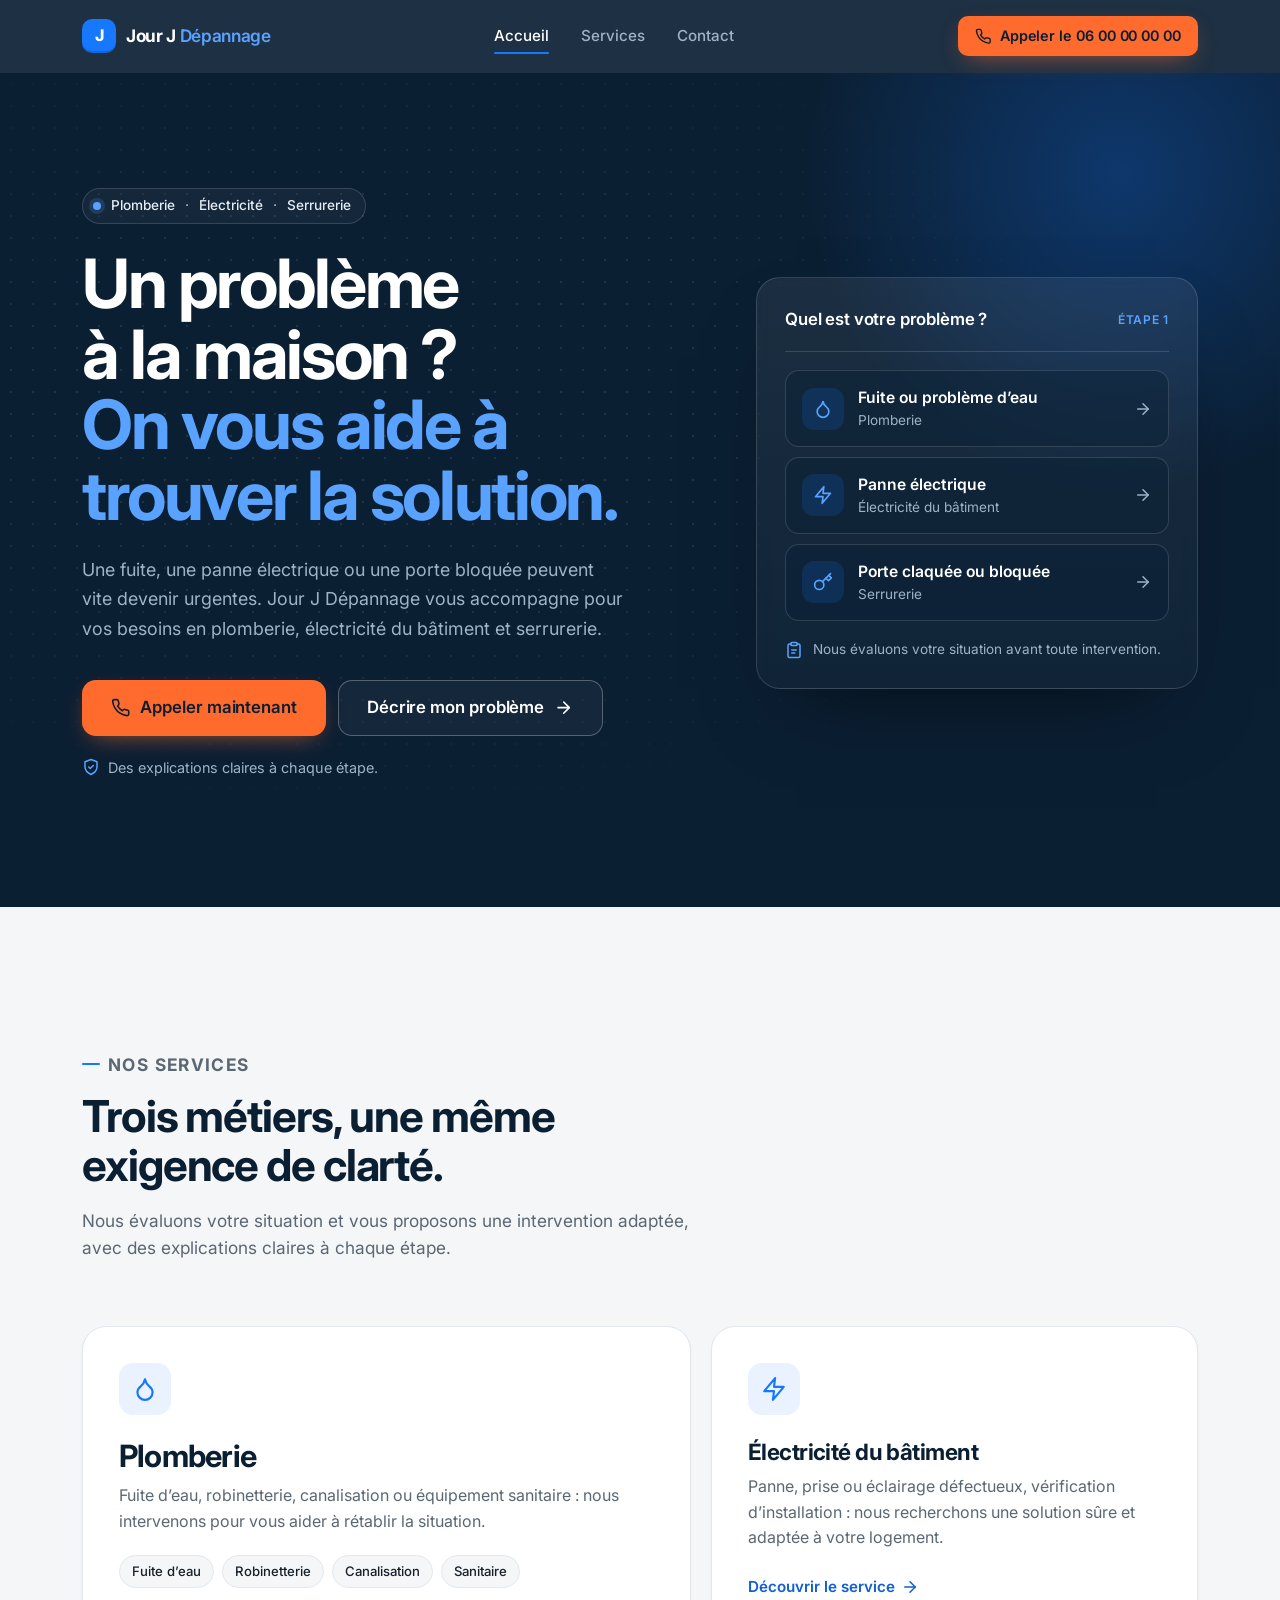
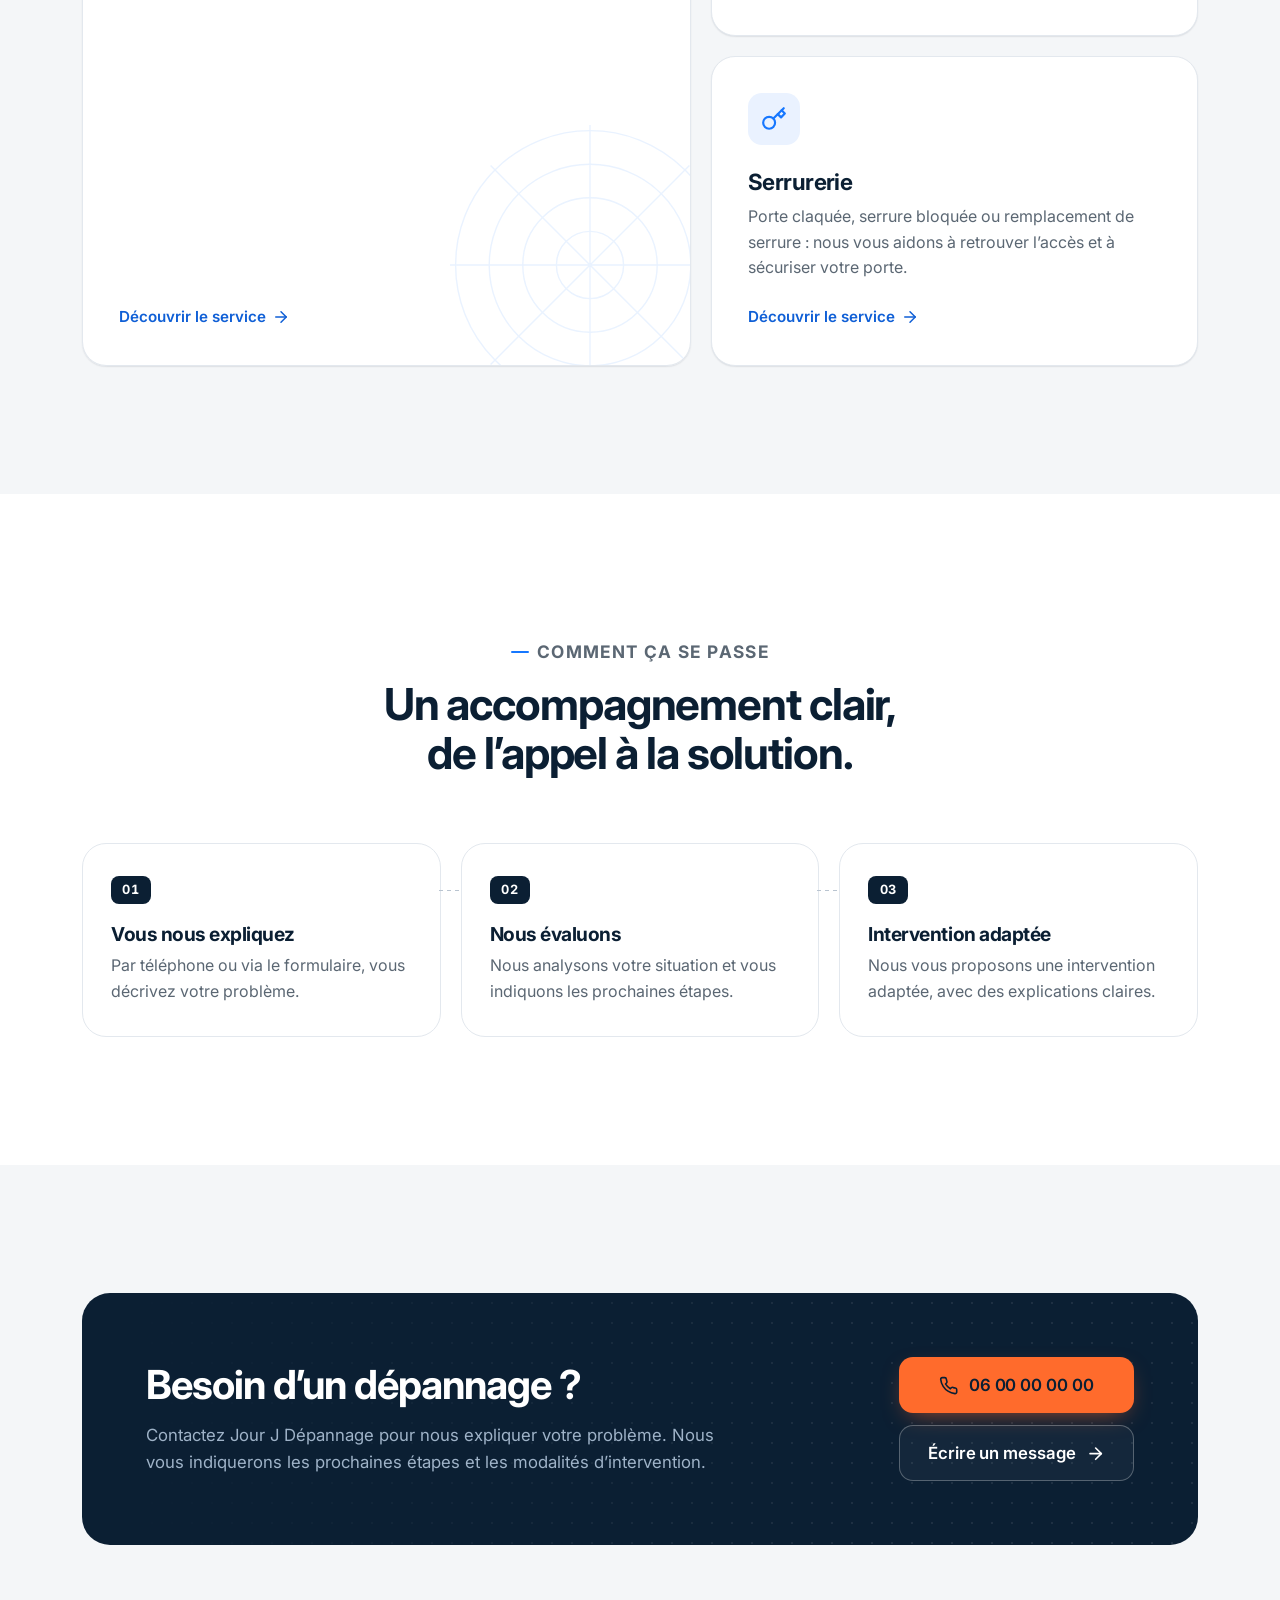
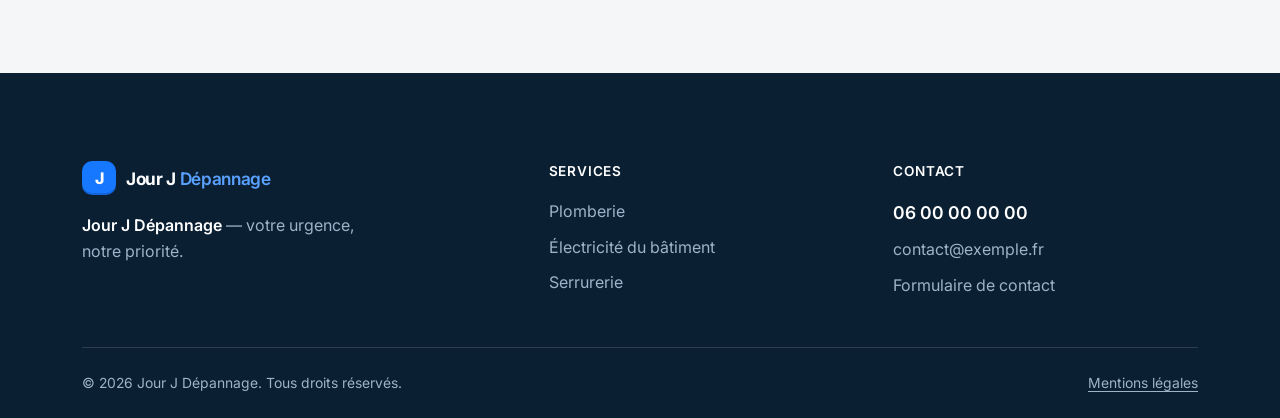
<file: index.html>
<!doctype html>
<html lang="fr" class="no-js">
<head>
  <meta charset="utf-8">
  <meta name="viewport" content="width=device-width, initial-scale=1">
  <title>Jour J Dépannage — Plomberie, électricité, serrurerie</title>
  <meta name="description" content="Une fuite, une panne électrique ou une porte bloquée ? Jour J Dépannage vous accompagne en plomberie, électricité du bâtiment et serrurerie, avec des explications claires à chaque étape.">
  <meta name="theme-color" content="#0B1F33">
  <meta property="og:type" content="website">
  <meta property="og:title" content="Jour J Dépannage — Plomberie, électricité, serrurerie">
  <meta property="og:description" content="Une fuite, une panne électrique ou une porte bloquée ? Jour J Dépannage vous accompagne en plomberie, électricité du bâtiment et serrurerie, avec des explications claires à chaque étape.">
  <meta property="og:locale" content="fr_FR">
  <link rel="icon" href="assets/img/favicon.svg" type="image/svg+xml">
  <link rel="preconnect" href="https://fonts.googleapis.com">
  <link rel="preconnect" href="https://fonts.gstatic.com" crossorigin>
  <link href="https://fonts.googleapis.com/css2?family=Inter:wght@400;500;600;700;800&display=swap" rel="stylesheet">
  <link rel="stylesheet" href="assets/css/style.css">
</head><body>
<svg width="0" height="0" style="position:absolute" aria-hidden="true" focusable="false">
  <defs>
    <symbol id="i-phone" viewBox="0 0 24 24" fill="none" stroke="currentColor" stroke-width="2" stroke-linecap="round" stroke-linejoin="round"><path d="M22 16.92v3a2 2 0 0 1-2.18 2 19.79 19.79 0 0 1-8.63-3.07 19.5 19.5 0 0 1-6-6 19.79 19.79 0 0 1-3.07-8.67A2 2 0 0 1 4.11 2h3a2 2 0 0 1 2 1.72 12.84 12.84 0 0 0 .7 2.81 2 2 0 0 1-.45 2.11L8.09 9.91a16 16 0 0 0 6 6l1.27-1.27a2 2 0 0 1 2.11-.45 12.84 12.84 0 0 0 2.81.7A2 2 0 0 1 22 16.92z"/></symbol>
    <symbol id="i-droplet" viewBox="0 0 24 24" fill="none" stroke="currentColor" stroke-width="2" stroke-linecap="round" stroke-linejoin="round"><path d="M12 22a7 7 0 0 0 7-7c0-2-1-3.9-3-5.5s-3.5-4-4-6.5c-.5 2.5-2 4.9-4 6.5C6 11.1 5 13 5 15a7 7 0 0 0 7 7z"/></symbol>
    <symbol id="i-zap" viewBox="0 0 24 24" fill="none" stroke="currentColor" stroke-width="2" stroke-linecap="round" stroke-linejoin="round"><path d="M13 2 3 14h9l-1 8 10-12h-9l1-8z"/></symbol>
    <symbol id="i-key" viewBox="0 0 24 24" fill="none" stroke="currentColor" stroke-width="2" stroke-linecap="round" stroke-linejoin="round"><circle cx="7.5" cy="15.5" r="5.5"/><path d="m21 2-9.6 9.6"/><path d="m15.5 7.5 3 3L22 7l-3-3"/></symbol>
    <symbol id="i-shield" viewBox="0 0 24 24" fill="none" stroke="currentColor" stroke-width="2" stroke-linecap="round" stroke-linejoin="round"><path d="M12 22s8-4 8-10V5l-8-3-8 3v7c0 6 8 10 8 10z"/><path d="m9 12 2 2 4-4"/></symbol>
    <symbol id="i-arrow" viewBox="0 0 24 24" fill="none" stroke="currentColor" stroke-width="2" stroke-linecap="round" stroke-linejoin="round"><path d="M5 12h14"/><path d="m12 5 7 7-7 7"/></symbol>
    <symbol id="i-menu" viewBox="0 0 24 24" fill="none" stroke="currentColor" stroke-width="2" stroke-linecap="round" stroke-linejoin="round"><path d="M4 6h16"/><path d="M4 12h16"/><path d="M4 18h16"/></symbol>
    <symbol id="i-x" viewBox="0 0 24 24" fill="none" stroke="currentColor" stroke-width="2" stroke-linecap="round" stroke-linejoin="round"><path d="M18 6 6 18"/><path d="m6 6 12 12"/></symbol>
    <symbol id="i-mail" viewBox="0 0 24 24" fill="none" stroke="currentColor" stroke-width="2" stroke-linecap="round" stroke-linejoin="round"><rect width="20" height="16" x="2" y="4" rx="2"/><path d="m22 7-8.97 5.7a1.94 1.94 0 0 1-2.06 0L2 7"/></symbol>
    <symbol id="i-message" viewBox="0 0 24 24" fill="none" stroke="currentColor" stroke-width="2" stroke-linecap="round" stroke-linejoin="round"><path d="M21 15a2 2 0 0 1-2 2H7l-4 4V5a2 2 0 0 1 2-2h14a2 2 0 0 1 2 2z"/></symbol>
    <symbol id="i-search" viewBox="0 0 24 24" fill="none" stroke="currentColor" stroke-width="2" stroke-linecap="round" stroke-linejoin="round"><circle cx="11" cy="11" r="8"/><path d="m21 21-4.3-4.3"/></symbol>
    <symbol id="i-wrench" viewBox="0 0 24 24" fill="none" stroke="currentColor" stroke-width="2" stroke-linecap="round" stroke-linejoin="round"><path d="M14.7 6.3a1 1 0 0 0 0 1.4l1.6 1.6a1 1 0 0 0 1.4 0l3.77-3.77a6 6 0 0 1-7.94 7.94l-6.91 6.91a2.12 2.12 0 0 1-3-3l6.91-6.91a6 6 0 0 1 7.94-7.94l-3.76 3.76z"/></symbol>
    <symbol id="i-check" viewBox="0 0 24 24" fill="none" stroke="currentColor" stroke-width="2.5" stroke-linecap="round" stroke-linejoin="round"><path d="M20 6 9 17l-5-5"/></symbol>
    <symbol id="i-clipboard" viewBox="0 0 24 24" fill="none" stroke="currentColor" stroke-width="2" stroke-linecap="round" stroke-linejoin="round"><rect width="8" height="4" x="8" y="2" rx="1"/><path d="M16 4h2a2 2 0 0 1 2 2v14a2 2 0 0 1-2 2H6a2 2 0 0 1-2-2V6a2 2 0 0 1 2-2h2"/><path d="M9 12h6"/><path d="M9 16h4"/></symbol>
    <symbol id="i-photo" viewBox="0 0 24 24" fill="none" stroke="currentColor" stroke-width="1.5" stroke-linecap="round" stroke-linejoin="round"><rect width="18" height="18" x="3" y="3" rx="2"/><circle cx="9" cy="9" r="2"/><path d="m21 15-3.09-3.09a2 2 0 0 0-2.82 0L6 21"/></symbol>
    <symbol id="i-pin" viewBox="0 0 24 24" fill="none" stroke="currentColor" stroke-width="2" stroke-linecap="round" stroke-linejoin="round"><path d="M20 10c0 6-8 12-8 12s-8-6-8-12a8 8 0 0 1 16 0Z"/><circle cx="12" cy="10" r="3"/></symbol>
    <symbol id="i-send" viewBox="0 0 24 24" fill="none" stroke="currentColor" stroke-width="2" stroke-linecap="round" stroke-linejoin="round"><path d="m22 2-7 20-4-9-9-4Z"/><path d="M22 2 11 13"/></symbol>
  </defs>
</svg>
<a class="skip-link" href="#contenu">Aller au contenu</a>

<header class="site-header">
  <div class="container header-inner">
    <a class="logo" href="index.html" aria-label="Jour J Dépannage, accueil">
      <span class="logo-mark" aria-hidden="true">J</span>
      <span>Jour J <span class="accent">Dépannage</span></span>
    </a>
    <nav class="nav" id="site-nav" aria-label="Navigation principale">
      <a href="index.html" aria-current="page">Accueil</a>
      <a href="services.html">Services</a>
      <a href="contact.html">Contact</a>
    </nav>
    <div class="header-actions">
      <a class="btn btn--call btn--sm" href="tel:+33600000000">
        <svg class="icon" aria-hidden="true"><use href="#i-phone"/></svg><span>Appeler<span class="label-long"> le 06 00 00 00 00</span></span>
      </a>
      <button class="menu-toggle" type="button" aria-expanded="false" aria-controls="site-nav" aria-label="Ouvrir le menu">
        <svg class="icon icon-open" aria-hidden="true"><use href="#i-menu"/></svg><svg class="icon icon-close" aria-hidden="true"><use href="#i-x"/></svg>
      </button>
    </div>
  </div>
</header>

<main id="contenu">
  <section class="hero" aria-labelledby="hero-title">
    <div class="container hero-inner">
      <div>
        <p class="eyebrow"><span class="dot" aria-hidden="true"></span>Plomberie <span class="sep" aria-hidden="true">·</span> Électricité <span class="sep" aria-hidden="true">·</span> Serrurerie</p>
        <h1 id="hero-title">Un problème à la maison ?<span class="line-accent">On vous aide à trouver la solution.</span></h1>
        <p class="hero-lead">Une fuite, une panne électrique ou une porte bloquée peuvent vite devenir urgentes. Jour J Dépannage vous accompagne pour vos besoins en plomberie, électricité du bâtiment et serrurerie.</p>
        <div class="hero-ctas">
          <a class="btn btn--call btn--lg" href="tel:+33600000000"><svg class="icon" aria-hidden="true"><use href="#i-phone"/></svg><span>Appeler maintenant</span></a>
          <a class="btn btn--ghost-dark btn--lg" href="contact.html"><span>Décrire mon problème</span><svg class="icon icon-arrow" aria-hidden="true"><use href="#i-arrow"/></svg></a>
        </div>
        <p class="hero-note"><svg class="icon" aria-hidden="true"><use href="#i-shield"/></svg><span>Des explications claires à chaque étape.</span></p>
      </div>

      <aside class="issue-panel" aria-labelledby="issue-title">
        <div class="issue-panel-head">
          <p class="issue-panel-title" id="issue-title">Quel est votre problème ?</p>
          <span class="issue-panel-step">Étape 1</span>
        </div>
        <ul class="issue-list">
          <li><a class="issue-link" href="contact.html?type=plomberie">
            <span class="issue-icon"><svg class="icon" aria-hidden="true"><use href="#i-droplet"/></svg></span>
            <span class="issue-text"><strong>Fuite ou problème d’eau</strong><span>Plomberie</span></span>
            <svg class="icon" aria-hidden="true"><use href="#i-arrow"/></svg>
          </a></li>
          <li><a class="issue-link" href="contact.html?type=electricite">
            <span class="issue-icon"><svg class="icon" aria-hidden="true"><use href="#i-zap"/></svg></span>
            <span class="issue-text"><strong>Panne électrique</strong><span>Électricité du bâtiment</span></span>
            <svg class="icon" aria-hidden="true"><use href="#i-arrow"/></svg>
          </a></li>
          <li><a class="issue-link" href="contact.html?type=serrurerie">
            <span class="issue-icon"><svg class="icon" aria-hidden="true"><use href="#i-key"/></svg></span>
            <span class="issue-text"><strong>Porte claquée ou bloquée</strong><span>Serrurerie</span></span>
            <svg class="icon" aria-hidden="true"><use href="#i-arrow"/></svg>
          </a></li>
        </ul>
        <p class="issue-panel-foot"><svg class="icon" aria-hidden="true"><use href="#i-clipboard"/></svg><span>Nous évaluons votre situation avant toute intervention.</span></p>
      </aside>
    </div>
  </section>

  <section class="section section--gray" aria-labelledby="services-title">
    <div class="container">
      <div class="section-head reveal">
        <p class="kicker">Nos services</p>
        <h2 id="services-title">Trois métiers, une même exigence de clarté.</h2>
        <p>Nous évaluons votre situation et vous proposons une intervention adaptée, avec des explications claires à chaque étape.</p>
      </div>

      <div class="bento">
        <a class="card card--feature reveal" href="services.html#plomberie">
          <svg class="blueprint" viewBox="0 0 200 200" fill="none" stroke="currentColor" stroke-width="1" aria-hidden="true">
            <circle cx="100" cy="100" r="96"/><circle cx="100" cy="100" r="72"/><circle cx="100" cy="100" r="48"/><circle cx="100" cy="100" r="24"/>
            <path d="M0 100h200M100 0v200M29 29l142 142M171 29 29 171"/>
          </svg>
          <span class="card-icon"><svg class="icon" aria-hidden="true"><use href="#i-droplet"/></svg></span>
          <h3>Plomberie</h3>
          <p>Fuite d’eau, robinetterie, canalisation ou équipement sanitaire : nous intervenons pour vous aider à rétablir la situation.</p>
          <ul class="card-tags" aria-label="Exemples">
            <li>Fuite d’eau</li><li>Robinetterie</li><li>Canalisation</li><li>Sanitaire</li>
          </ul>
          <span class="card-link">Découvrir le service <svg class="icon" aria-hidden="true"><use href="#i-arrow"/></svg></span>
        </a>

        <a class="card reveal" href="services.html#electricite">
          <span class="card-icon"><svg class="icon" aria-hidden="true"><use href="#i-zap"/></svg></span>
          <h3>Électricité du bâtiment</h3>
          <p>Panne, prise ou éclairage défectueux, vérification d’installation : nous recherchons une solution sûre et adaptée à votre logement.</p>
          <span class="card-link">Découvrir le service <svg class="icon" aria-hidden="true"><use href="#i-arrow"/></svg></span>
        </a>

        <a class="card reveal" href="services.html#serrurerie">
          <span class="card-icon"><svg class="icon" aria-hidden="true"><use href="#i-key"/></svg></span>
          <h3>Serrurerie</h3>
          <p>Porte claquée, serrure bloquée ou remplacement de serrure : nous vous aidons à retrouver l’accès et à sécuriser votre porte.</p>
          <span class="card-link">Découvrir le service <svg class="icon" aria-hidden="true"><use href="#i-arrow"/></svg></span>
        </a>
      </div>
    </div>
  </section>

  <section class="section" aria-labelledby="steps-title">
    <div class="container">
      <div class="section-head section-head--center reveal">
        <p class="kicker">Comment ça se passe</p>
        <h2 id="steps-title">Un accompagnement clair, de l’appel à la solution.</h2>
      </div>
      <ol class="steps">
        <li class="step reveal">
          <span class="step-num">01</span>
          <h3>Vous nous expliquez</h3>
          <p>Par téléphone ou via le formulaire, vous décrivez votre problème.</p>
        </li>
        <li class="step reveal">
          <span class="step-num">02</span>
          <h3>Nous évaluons</h3>
          <p>Nous analysons votre situation et vous indiquons les prochaines étapes.</p>
        </li>
        <li class="step reveal">
          <span class="step-num">03</span>
          <h3>Intervention adaptée</h3>
          <p>Nous vous proposons une intervention adaptée, avec des explications claires.</p>
        </li>
      </ol>
    </div>
  </section>

  <!-- À COMPLÉTER : bandeau de réassurance (zone d’intervention, horaires, garanties, avis clients) dès que les informations sont confirmées. -->

  <section class="section section--gray" aria-labelledby="cta-title">
    <div class="container">
      <div class="cta-band reveal">
        <div>
          <h2 id="cta-title">Besoin d’un dépannage ?</h2>
          <p>Contactez Jour J Dépannage pour nous expliquer votre problème. Nous vous indiquerons les prochaines étapes et les modalités d’intervention.</p>
        </div>
        <div class="cta-band-actions">
          <a class="btn btn--call btn--lg" href="tel:+33600000000"><svg class="icon" aria-hidden="true"><use href="#i-phone"/></svg><span>06 00 00 00 00</span></a>
          <a class="btn btn--ghost-dark btn--lg" href="contact.html"><span>Écrire un message</span><svg class="icon icon-arrow" aria-hidden="true"><use href="#i-arrow"/></svg></a>
        </div>
      </div>
    </div>
  </section>
</main>

<footer class="site-footer">
  <div class="container">
    <div class="footer-grid">
      <div>
        <a class="logo" href="index.html" aria-label="Jour J Dépannage, accueil">
          <span class="logo-mark" aria-hidden="true">J</span>
          <span>Jour J <span class="accent">Dépannage</span></span>
        </a>
        <p class="footer-tagline"><strong>Jour J Dépannage</strong> — votre urgence, notre priorité.</p>
      </div>
      <div>
        <p class="footer-title">Services</p>
        <ul class="footer-links">
          <li><a href="services.html#plomberie">Plomberie</a></li>
          <li><a href="services.html#electricite">Électricité du bâtiment</a></li>
          <li><a href="services.html#serrurerie">Serrurerie</a></li>
        </ul>
      </div>
      <div>
        <p class="footer-title">Contact</p>
        <ul class="footer-links">
          <li><a class="footer-phone" href="tel:+33600000000">06 00 00 00 00</a></li>
          <li><a href="mailto:contact@exemple.fr">contact@exemple.fr</a></li>
          <li><a href="contact.html">Formulaire de contact</a></li>
        </ul>
      </div>
    </div>
    <div class="footer-bottom">
      <span>© <span data-year>2026</span> Jour J Dépannage. Tous droits réservés.</span>
      <!-- À COMPLÉTER : page « Mentions légales » obligatoire en France (raison sociale, SIRET, hébergeur…) -->
      <a href="#">Mentions légales</a>
    </div>
  </div>
</footer>

<div class="mobile-callbar">
  <a class="btn btn--call" href="tel:+33600000000"><svg class="icon" aria-hidden="true"><use href="#i-phone"/></svg><span>Appeler maintenant</span></a>
  <a class="btn btn--ghost" href="contact.html" aria-label="Écrire un message"><svg class="icon" aria-hidden="true"><use href="#i-message"/></svg></a>
</div>

<script src="assets/js/main.js" defer></script>
</body>
</html>
</file>
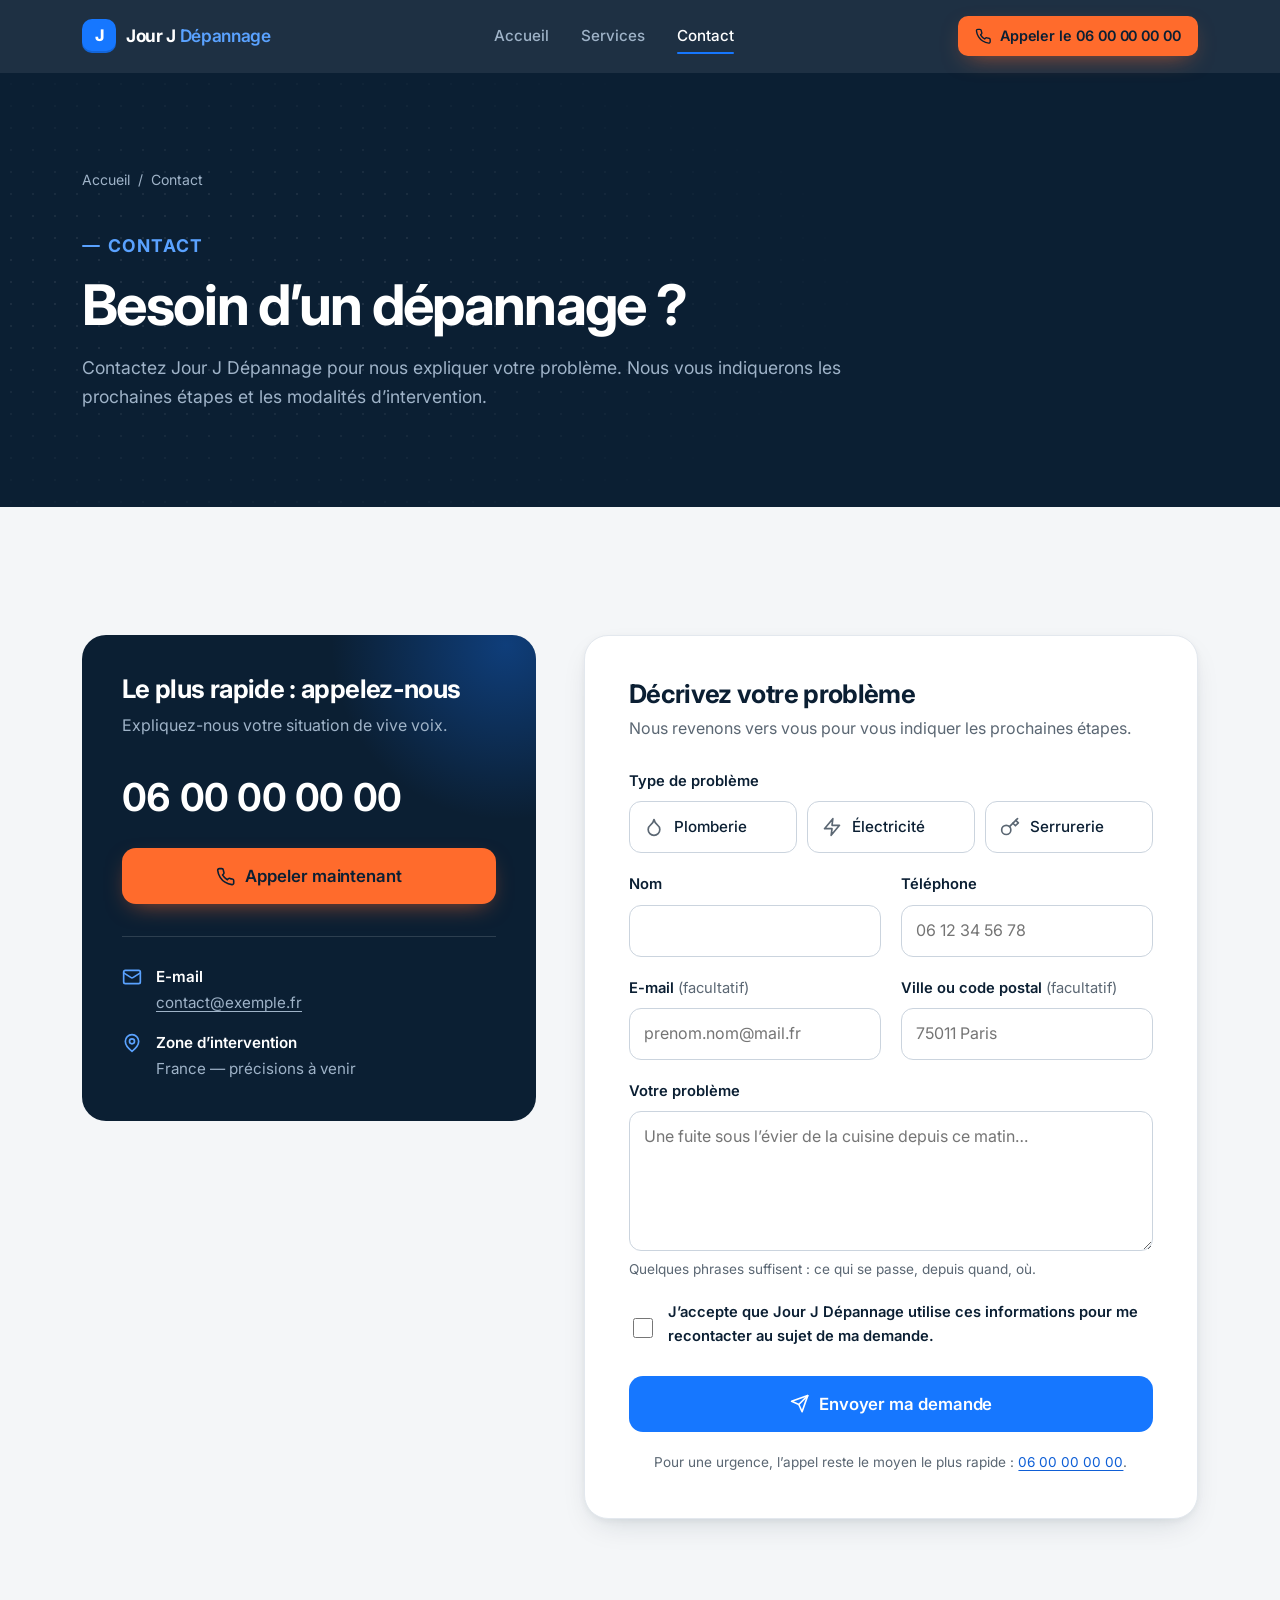
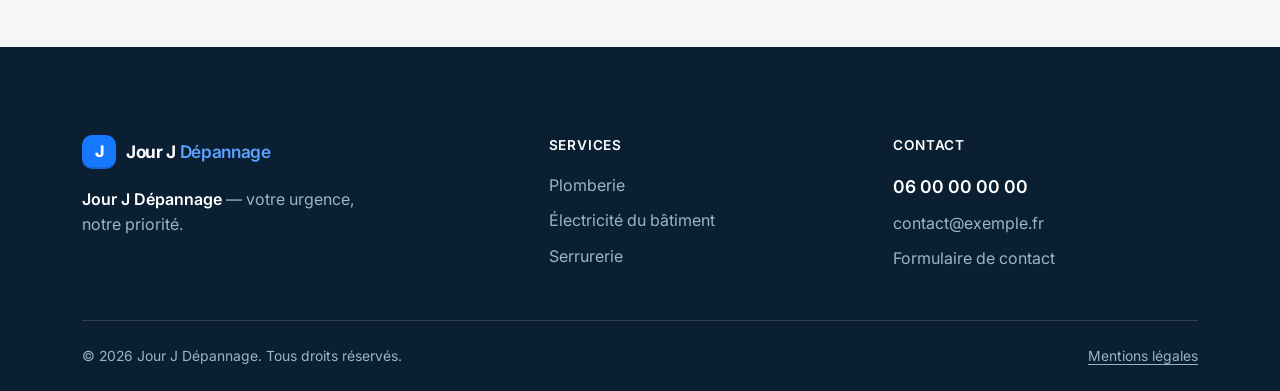
<file: contact.html>
<!doctype html>
<html lang="fr" class="no-js">
<head>
  <meta charset="utf-8">
  <meta name="viewport" content="width=device-width, initial-scale=1">
  <title>Contact — Jour J Dépannage</title>
  <meta name="description" content="Contactez Jour J Dépannage pour nous expliquer votre problème de plomberie, d’électricité ou de serrurerie.">
  <meta name="theme-color" content="#0B1F33">
  <meta property="og:type" content="website">
  <meta property="og:title" content="Contact — Jour J Dépannage">
  <meta property="og:description" content="Contactez Jour J Dépannage pour nous expliquer votre problème de plomberie, d’électricité ou de serrurerie.">
  <meta property="og:locale" content="fr_FR">
  <link rel="icon" href="assets/img/favicon.svg" type="image/svg+xml">
  <link rel="preconnect" href="https://fonts.googleapis.com">
  <link rel="preconnect" href="https://fonts.gstatic.com" crossorigin>
  <link href="https://fonts.googleapis.com/css2?family=Inter:wght@400;500;600;700;800&display=swap" rel="stylesheet">
  <link rel="stylesheet" href="assets/css/style.css">
</head><body>
<svg width="0" height="0" style="position:absolute" aria-hidden="true" focusable="false">
  <defs>
    <symbol id="i-phone" viewBox="0 0 24 24" fill="none" stroke="currentColor" stroke-width="2" stroke-linecap="round" stroke-linejoin="round"><path d="M22 16.92v3a2 2 0 0 1-2.18 2 19.79 19.79 0 0 1-8.63-3.07 19.5 19.5 0 0 1-6-6 19.79 19.79 0 0 1-3.07-8.67A2 2 0 0 1 4.11 2h3a2 2 0 0 1 2 1.72 12.84 12.84 0 0 0 .7 2.81 2 2 0 0 1-.45 2.11L8.09 9.91a16 16 0 0 0 6 6l1.27-1.27a2 2 0 0 1 2.11-.45 12.84 12.84 0 0 0 2.81.7A2 2 0 0 1 22 16.92z"/></symbol>
    <symbol id="i-droplet" viewBox="0 0 24 24" fill="none" stroke="currentColor" stroke-width="2" stroke-linecap="round" stroke-linejoin="round"><path d="M12 22a7 7 0 0 0 7-7c0-2-1-3.9-3-5.5s-3.5-4-4-6.5c-.5 2.5-2 4.9-4 6.5C6 11.1 5 13 5 15a7 7 0 0 0 7 7z"/></symbol>
    <symbol id="i-zap" viewBox="0 0 24 24" fill="none" stroke="currentColor" stroke-width="2" stroke-linecap="round" stroke-linejoin="round"><path d="M13 2 3 14h9l-1 8 10-12h-9l1-8z"/></symbol>
    <symbol id="i-key" viewBox="0 0 24 24" fill="none" stroke="currentColor" stroke-width="2" stroke-linecap="round" stroke-linejoin="round"><circle cx="7.5" cy="15.5" r="5.5"/><path d="m21 2-9.6 9.6"/><path d="m15.5 7.5 3 3L22 7l-3-3"/></symbol>
    <symbol id="i-shield" viewBox="0 0 24 24" fill="none" stroke="currentColor" stroke-width="2" stroke-linecap="round" stroke-linejoin="round"><path d="M12 22s8-4 8-10V5l-8-3-8 3v7c0 6 8 10 8 10z"/><path d="m9 12 2 2 4-4"/></symbol>
    <symbol id="i-arrow" viewBox="0 0 24 24" fill="none" stroke="currentColor" stroke-width="2" stroke-linecap="round" stroke-linejoin="round"><path d="M5 12h14"/><path d="m12 5 7 7-7 7"/></symbol>
    <symbol id="i-menu" viewBox="0 0 24 24" fill="none" stroke="currentColor" stroke-width="2" stroke-linecap="round" stroke-linejoin="round"><path d="M4 6h16"/><path d="M4 12h16"/><path d="M4 18h16"/></symbol>
    <symbol id="i-x" viewBox="0 0 24 24" fill="none" stroke="currentColor" stroke-width="2" stroke-linecap="round" stroke-linejoin="round"><path d="M18 6 6 18"/><path d="m6 6 12 12"/></symbol>
    <symbol id="i-mail" viewBox="0 0 24 24" fill="none" stroke="currentColor" stroke-width="2" stroke-linecap="round" stroke-linejoin="round"><rect width="20" height="16" x="2" y="4" rx="2"/><path d="m22 7-8.97 5.7a1.94 1.94 0 0 1-2.06 0L2 7"/></symbol>
    <symbol id="i-message" viewBox="0 0 24 24" fill="none" stroke="currentColor" stroke-width="2" stroke-linecap="round" stroke-linejoin="round"><path d="M21 15a2 2 0 0 1-2 2H7l-4 4V5a2 2 0 0 1 2-2h14a2 2 0 0 1 2 2z"/></symbol>
    <symbol id="i-search" viewBox="0 0 24 24" fill="none" stroke="currentColor" stroke-width="2" stroke-linecap="round" stroke-linejoin="round"><circle cx="11" cy="11" r="8"/><path d="m21 21-4.3-4.3"/></symbol>
    <symbol id="i-wrench" viewBox="0 0 24 24" fill="none" stroke="currentColor" stroke-width="2" stroke-linecap="round" stroke-linejoin="round"><path d="M14.7 6.3a1 1 0 0 0 0 1.4l1.6 1.6a1 1 0 0 0 1.4 0l3.77-3.77a6 6 0 0 1-7.94 7.94l-6.91 6.91a2.12 2.12 0 0 1-3-3l6.91-6.91a6 6 0 0 1 7.94-7.94l-3.76 3.76z"/></symbol>
    <symbol id="i-check" viewBox="0 0 24 24" fill="none" stroke="currentColor" stroke-width="2.5" stroke-linecap="round" stroke-linejoin="round"><path d="M20 6 9 17l-5-5"/></symbol>
    <symbol id="i-clipboard" viewBox="0 0 24 24" fill="none" stroke="currentColor" stroke-width="2" stroke-linecap="round" stroke-linejoin="round"><rect width="8" height="4" x="8" y="2" rx="1"/><path d="M16 4h2a2 2 0 0 1 2 2v14a2 2 0 0 1-2 2H6a2 2 0 0 1-2-2V6a2 2 0 0 1 2-2h2"/><path d="M9 12h6"/><path d="M9 16h4"/></symbol>
    <symbol id="i-photo" viewBox="0 0 24 24" fill="none" stroke="currentColor" stroke-width="1.5" stroke-linecap="round" stroke-linejoin="round"><rect width="18" height="18" x="3" y="3" rx="2"/><circle cx="9" cy="9" r="2"/><path d="m21 15-3.09-3.09a2 2 0 0 0-2.82 0L6 21"/></symbol>
    <symbol id="i-pin" viewBox="0 0 24 24" fill="none" stroke="currentColor" stroke-width="2" stroke-linecap="round" stroke-linejoin="round"><path d="M20 10c0 6-8 12-8 12s-8-6-8-12a8 8 0 0 1 16 0Z"/><circle cx="12" cy="10" r="3"/></symbol>
    <symbol id="i-send" viewBox="0 0 24 24" fill="none" stroke="currentColor" stroke-width="2" stroke-linecap="round" stroke-linejoin="round"><path d="m22 2-7 20-4-9-9-4Z"/><path d="M22 2 11 13"/></symbol>
  </defs>
</svg>
<a class="skip-link" href="#contenu">Aller au contenu</a>

<header class="site-header">
  <div class="container header-inner">
    <a class="logo" href="index.html" aria-label="Jour J Dépannage, accueil">
      <span class="logo-mark" aria-hidden="true">J</span>
      <span>Jour J <span class="accent">Dépannage</span></span>
    </a>
    <nav class="nav" id="site-nav" aria-label="Navigation principale">
      <a href="index.html">Accueil</a>
      <a href="services.html">Services</a>
      <a href="contact.html" aria-current="page">Contact</a>
    </nav>
    <div class="header-actions">
      <a class="btn btn--call btn--sm" href="tel:+33600000000">
        <svg class="icon" aria-hidden="true"><use href="#i-phone"/></svg><span>Appeler<span class="label-long"> le 06 00 00 00 00</span></span>
      </a>
      <button class="menu-toggle" type="button" aria-expanded="false" aria-controls="site-nav" aria-label="Ouvrir le menu">
        <svg class="icon icon-open" aria-hidden="true"><use href="#i-menu"/></svg><svg class="icon icon-close" aria-hidden="true"><use href="#i-x"/></svg>
      </button>
    </div>
  </div>
</header>

<main id="contenu">
  <section class="page-hero" aria-labelledby="page-title">
    <div class="container">
      <div class="page-hero-inner">
        <nav class="breadcrumb" aria-label="Fil d’Ariane"><a href="index.html">Accueil</a><span aria-hidden="true">/</span><span aria-current="page">Contact</span></nav>
        <p class="kicker">Contact</p>
        <h1 id="page-title">Besoin d’un dépannage ?</h1>
        <p>Contactez Jour J Dépannage pour nous expliquer votre problème. Nous vous indiquerons les prochaines étapes et les modalités d’intervention.</p>
      </div>
    </div>
  </section>

  <section class="section section--gray">
    <div class="container contact-grid">
      <aside class="call-card reveal" aria-labelledby="call-title">
        <h2 id="call-title">Le plus rapide : appelez-nous</h2>
        <p>Expliquez-nous votre situation de vive voix.</p>
        <a class="call-number" href="tel:+33600000000">06 00 00 00 00</a>
        <a class="btn btn--call btn--lg" href="tel:+33600000000"><svg class="icon" aria-hidden="true"><use href="#i-phone"/></svg><span>Appeler maintenant</span></a>
        <div class="contact-meta">
          <div class="contact-meta-item"><svg class="icon" aria-hidden="true"><use href="#i-mail"/></svg><div><strong>E-mail</strong><a href="mailto:contact@exemple.fr">contact@exemple.fr</a></div></div>
          <!-- À COMPLÉTER : horaires et zone d’intervention -->
          <div class="contact-meta-item"><svg class="icon" aria-hidden="true"><use href="#i-pin"/></svg><div><strong>Zone d’intervention</strong><span>France — précisions à venir</span></div></div>
        </div>
      </aside>

      <div class="form-card reveal">
        <h2>Décrivez votre problème</h2>
        <p>Nous revenons vers vous pour vous indiquer les prochaines étapes.</p>

        <form class="form" id="contact-form" name="contact" method="POST" action="merci.html" data-netlify="true" netlify-honeypot="site-web" novalidate>
          <input type="hidden" name="form-name" value="contact">
          <p class="hidden-field"><label>Ne pas remplir : <input name="site-web" tabindex="-1" autocomplete="off"></label></p>

          <fieldset class="field choice-group" data-field="type">
            <legend>Type de problème</legend>
            <label class="choice"><input type="radio" name="type" value="plomberie" required><span><svg class="icon" aria-hidden="true"><use href="#i-droplet"/></svg>Plomberie</span></label>
            <label class="choice"><input type="radio" name="type" value="electricite"><span><svg class="icon" aria-hidden="true"><use href="#i-zap"/></svg>Électricité</span></label>
            <label class="choice"><input type="radio" name="type" value="serrurerie"><span><svg class="icon" aria-hidden="true"><use href="#i-key"/></svg>Serrurerie</span></label>
            <p class="error" id="type-error" role="alert"></p>
          </fieldset>

          <div class="form-row">
            <div class="field" data-field="nom">
              <label for="nom">Nom</label>
              <input id="nom" name="nom" type="text" autocomplete="name" required aria-describedby="nom-error">
              <p class="error" id="nom-error" role="alert"></p>
            </div>
            <div class="field" data-field="telephone">
              <label for="telephone">Téléphone</label>
              <input id="telephone" name="telephone" type="tel" inputmode="tel" autocomplete="tel" placeholder="06 12 34 56 78" required aria-describedby="telephone-error">
              <p class="error" id="telephone-error" role="alert"></p>
            </div>
          </div>

          <div class="form-row">
            <div class="field" data-field="email">
              <label for="email">E-mail <span class="optional">(facultatif)</span></label>
              <input id="email" name="email" type="email" autocomplete="email" placeholder="prenom.nom@mail.fr" aria-describedby="email-error">
              <p class="error" id="email-error" role="alert"></p>
            </div>
            <div class="field">
              <label for="ville">Ville ou code postal <span class="optional">(facultatif)</span></label>
              <input id="ville" name="ville" type="text" autocomplete="address-level2" placeholder="75011 Paris">
            </div>
          </div>

          <div class="field" data-field="message">
            <label for="message">Votre problème</label>
            <textarea id="message" name="message" required placeholder="Une fuite sous l’évier de la cuisine depuis ce matin…" aria-describedby="message-hint message-error"></textarea>
            <p class="hint" id="message-hint">Quelques phrases suffisent : ce qui se passe, depuis quand, où.</p>
            <p class="error" id="message-error" role="alert"></p>
          </div>

          <div class="field" data-field="consentement">
            <label class="consent">
              <input type="checkbox" name="consentement" value="oui" required aria-describedby="consentement-error">
              <span>J’accepte que Jour J Dépannage utilise ces informations pour me recontacter au sujet de ma demande.</span>
            </label>
            <p class="error" id="consentement-error" role="alert"></p>
          </div>

          <button class="btn btn--primary btn--lg" type="submit"><svg class="icon" aria-hidden="true"><use href="#i-send"/></svg><span class="label">Envoyer ma demande</span></button>
          <p class="form-footnote">Pour une urgence, l’appel reste le moyen le plus rapide : <a href="tel:+33600000000">06 00 00 00 00</a>.</p>
        </form>
      </div>
    </div>
  </section>
</main>

<footer class="site-footer">
  <div class="container">
    <div class="footer-grid">
      <div>
        <a class="logo" href="index.html" aria-label="Jour J Dépannage, accueil">
          <span class="logo-mark" aria-hidden="true">J</span>
          <span>Jour J <span class="accent">Dépannage</span></span>
        </a>
        <p class="footer-tagline"><strong>Jour J Dépannage</strong> — votre urgence, notre priorité.</p>
      </div>
      <div>
        <p class="footer-title">Services</p>
        <ul class="footer-links">
          <li><a href="services.html#plomberie">Plomberie</a></li>
          <li><a href="services.html#electricite">Électricité du bâtiment</a></li>
          <li><a href="services.html#serrurerie">Serrurerie</a></li>
        </ul>
      </div>
      <div>
        <p class="footer-title">Contact</p>
        <ul class="footer-links">
          <li><a class="footer-phone" href="tel:+33600000000">06 00 00 00 00</a></li>
          <li><a href="mailto:contact@exemple.fr">contact@exemple.fr</a></li>
          <li><a href="contact.html">Formulaire de contact</a></li>
        </ul>
      </div>
    </div>
    <div class="footer-bottom">
      <span>© <span data-year>2026</span> Jour J Dépannage. Tous droits réservés.</span>
      <!-- À COMPLÉTER : page « Mentions légales » obligatoire en France (raison sociale, SIRET, hébergeur…) -->
      <a href="#">Mentions légales</a>
    </div>
  </div>
</footer>

<div class="mobile-callbar">
  <a class="btn btn--call" href="tel:+33600000000"><svg class="icon" aria-hidden="true"><use href="#i-phone"/></svg><span>Appeler maintenant</span></a>
  <a class="btn btn--ghost" href="contact.html" aria-label="Écrire un message"><svg class="icon" aria-hidden="true"><use href="#i-message"/></svg></a>
</div>

<script src="assets/js/main.js" defer></script>
</body>
</html>
</file>
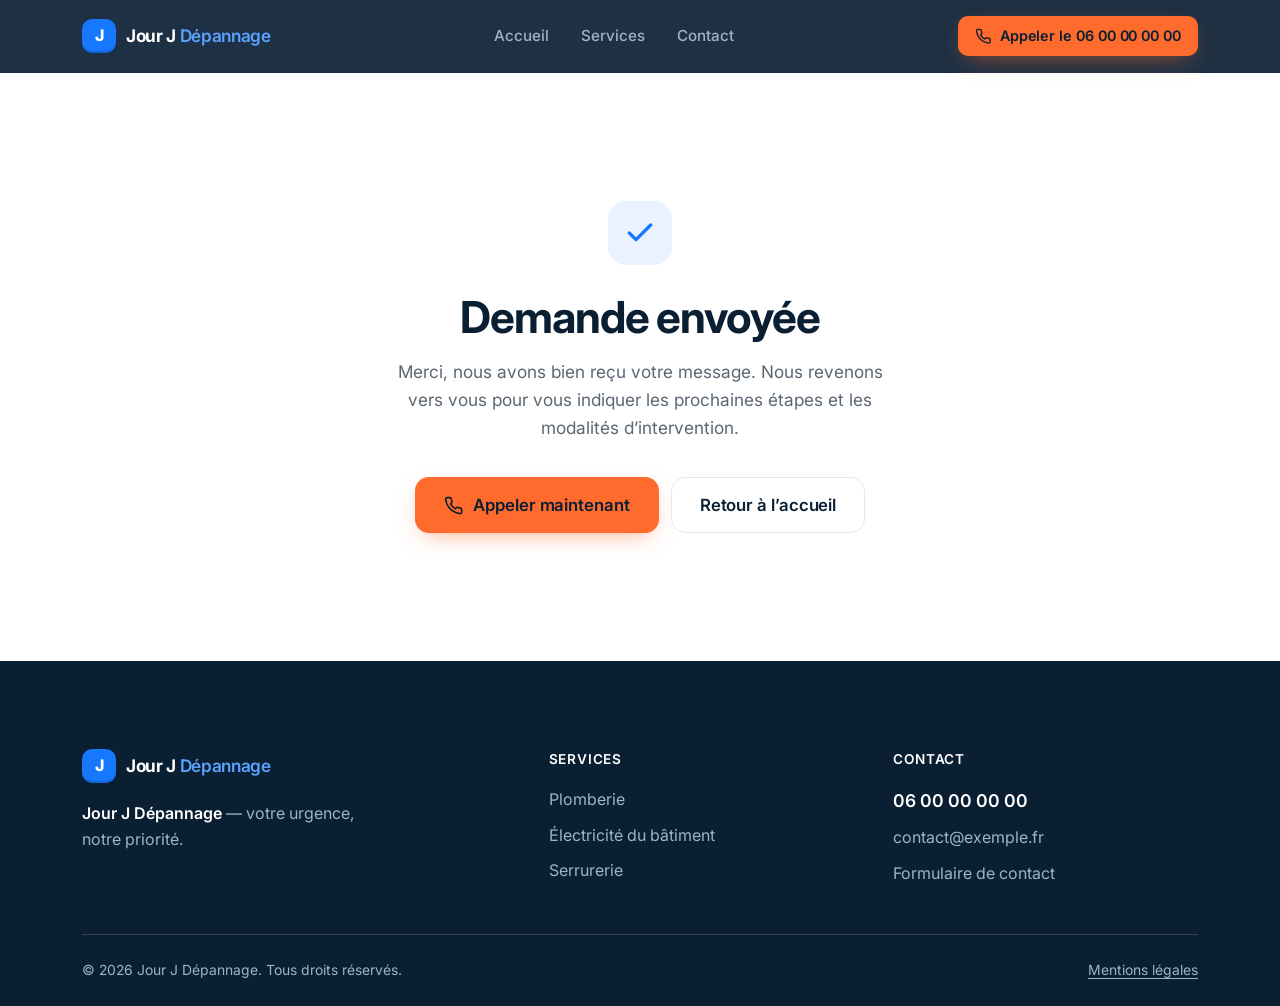
<file: merci.html>
<!doctype html>
<html lang="fr" class="no-js">
<head>
  <meta charset="utf-8">
  <meta name="viewport" content="width=device-width, initial-scale=1">
  <title>Demande envoyée — Jour J Dépannage</title>
  <meta name="description" content="Votre demande a bien été envoyée à Jour J Dépannage.">
  <meta name="theme-color" content="#0B1F33">
  <meta property="og:type" content="website">
  <meta property="og:title" content="Demande envoyée — Jour J Dépannage">
  <meta property="og:description" content="Votre demande a bien été envoyée à Jour J Dépannage.">
  <meta property="og:locale" content="fr_FR">
  <link rel="icon" href="assets/img/favicon.svg" type="image/svg+xml">
  <link rel="preconnect" href="https://fonts.googleapis.com">
  <link rel="preconnect" href="https://fonts.gstatic.com" crossorigin>
  <link href="https://fonts.googleapis.com/css2?family=Inter:wght@400;500;600;700;800&display=swap" rel="stylesheet">
  <link rel="stylesheet" href="assets/css/style.css">
  <meta name="robots" content="noindex">
</head><body>
<svg width="0" height="0" style="position:absolute" aria-hidden="true" focusable="false">
  <defs>
    <symbol id="i-phone" viewBox="0 0 24 24" fill="none" stroke="currentColor" stroke-width="2" stroke-linecap="round" stroke-linejoin="round"><path d="M22 16.92v3a2 2 0 0 1-2.18 2 19.79 19.79 0 0 1-8.63-3.07 19.5 19.5 0 0 1-6-6 19.79 19.79 0 0 1-3.07-8.67A2 2 0 0 1 4.11 2h3a2 2 0 0 1 2 1.72 12.84 12.84 0 0 0 .7 2.81 2 2 0 0 1-.45 2.11L8.09 9.91a16 16 0 0 0 6 6l1.27-1.27a2 2 0 0 1 2.11-.45 12.84 12.84 0 0 0 2.81.7A2 2 0 0 1 22 16.92z"/></symbol>
    <symbol id="i-droplet" viewBox="0 0 24 24" fill="none" stroke="currentColor" stroke-width="2" stroke-linecap="round" stroke-linejoin="round"><path d="M12 22a7 7 0 0 0 7-7c0-2-1-3.9-3-5.5s-3.5-4-4-6.5c-.5 2.5-2 4.9-4 6.5C6 11.1 5 13 5 15a7 7 0 0 0 7 7z"/></symbol>
    <symbol id="i-zap" viewBox="0 0 24 24" fill="none" stroke="currentColor" stroke-width="2" stroke-linecap="round" stroke-linejoin="round"><path d="M13 2 3 14h9l-1 8 10-12h-9l1-8z"/></symbol>
    <symbol id="i-key" viewBox="0 0 24 24" fill="none" stroke="currentColor" stroke-width="2" stroke-linecap="round" stroke-linejoin="round"><circle cx="7.5" cy="15.5" r="5.5"/><path d="m21 2-9.6 9.6"/><path d="m15.5 7.5 3 3L22 7l-3-3"/></symbol>
    <symbol id="i-shield" viewBox="0 0 24 24" fill="none" stroke="currentColor" stroke-width="2" stroke-linecap="round" stroke-linejoin="round"><path d="M12 22s8-4 8-10V5l-8-3-8 3v7c0 6 8 10 8 10z"/><path d="m9 12 2 2 4-4"/></symbol>
    <symbol id="i-arrow" viewBox="0 0 24 24" fill="none" stroke="currentColor" stroke-width="2" stroke-linecap="round" stroke-linejoin="round"><path d="M5 12h14"/><path d="m12 5 7 7-7 7"/></symbol>
    <symbol id="i-menu" viewBox="0 0 24 24" fill="none" stroke="currentColor" stroke-width="2" stroke-linecap="round" stroke-linejoin="round"><path d="M4 6h16"/><path d="M4 12h16"/><path d="M4 18h16"/></symbol>
    <symbol id="i-x" viewBox="0 0 24 24" fill="none" stroke="currentColor" stroke-width="2" stroke-linecap="round" stroke-linejoin="round"><path d="M18 6 6 18"/><path d="m6 6 12 12"/></symbol>
    <symbol id="i-mail" viewBox="0 0 24 24" fill="none" stroke="currentColor" stroke-width="2" stroke-linecap="round" stroke-linejoin="round"><rect width="20" height="16" x="2" y="4" rx="2"/><path d="m22 7-8.97 5.7a1.94 1.94 0 0 1-2.06 0L2 7"/></symbol>
    <symbol id="i-message" viewBox="0 0 24 24" fill="none" stroke="currentColor" stroke-width="2" stroke-linecap="round" stroke-linejoin="round"><path d="M21 15a2 2 0 0 1-2 2H7l-4 4V5a2 2 0 0 1 2-2h14a2 2 0 0 1 2 2z"/></symbol>
    <symbol id="i-search" viewBox="0 0 24 24" fill="none" stroke="currentColor" stroke-width="2" stroke-linecap="round" stroke-linejoin="round"><circle cx="11" cy="11" r="8"/><path d="m21 21-4.3-4.3"/></symbol>
    <symbol id="i-wrench" viewBox="0 0 24 24" fill="none" stroke="currentColor" stroke-width="2" stroke-linecap="round" stroke-linejoin="round"><path d="M14.7 6.3a1 1 0 0 0 0 1.4l1.6 1.6a1 1 0 0 0 1.4 0l3.77-3.77a6 6 0 0 1-7.94 7.94l-6.91 6.91a2.12 2.12 0 0 1-3-3l6.91-6.91a6 6 0 0 1 7.94-7.94l-3.76 3.76z"/></symbol>
    <symbol id="i-check" viewBox="0 0 24 24" fill="none" stroke="currentColor" stroke-width="2.5" stroke-linecap="round" stroke-linejoin="round"><path d="M20 6 9 17l-5-5"/></symbol>
    <symbol id="i-clipboard" viewBox="0 0 24 24" fill="none" stroke="currentColor" stroke-width="2" stroke-linecap="round" stroke-linejoin="round"><rect width="8" height="4" x="8" y="2" rx="1"/><path d="M16 4h2a2 2 0 0 1 2 2v14a2 2 0 0 1-2 2H6a2 2 0 0 1-2-2V6a2 2 0 0 1 2-2h2"/><path d="M9 12h6"/><path d="M9 16h4"/></symbol>
    <symbol id="i-photo" viewBox="0 0 24 24" fill="none" stroke="currentColor" stroke-width="1.5" stroke-linecap="round" stroke-linejoin="round"><rect width="18" height="18" x="3" y="3" rx="2"/><circle cx="9" cy="9" r="2"/><path d="m21 15-3.09-3.09a2 2 0 0 0-2.82 0L6 21"/></symbol>
    <symbol id="i-pin" viewBox="0 0 24 24" fill="none" stroke="currentColor" stroke-width="2" stroke-linecap="round" stroke-linejoin="round"><path d="M20 10c0 6-8 12-8 12s-8-6-8-12a8 8 0 0 1 16 0Z"/><circle cx="12" cy="10" r="3"/></symbol>
    <symbol id="i-send" viewBox="0 0 24 24" fill="none" stroke="currentColor" stroke-width="2" stroke-linecap="round" stroke-linejoin="round"><path d="m22 2-7 20-4-9-9-4Z"/><path d="M22 2 11 13"/></symbol>
  </defs>
</svg>
<a class="skip-link" href="#contenu">Aller au contenu</a>

<header class="site-header">
  <div class="container header-inner">
    <a class="logo" href="index.html" aria-label="Jour J Dépannage, accueil">
      <span class="logo-mark" aria-hidden="true">J</span>
      <span>Jour J <span class="accent">Dépannage</span></span>
    </a>
    <nav class="nav" id="site-nav" aria-label="Navigation principale">
      <a href="index.html">Accueil</a>
      <a href="services.html">Services</a>
      <a href="contact.html">Contact</a>
    </nav>
    <div class="header-actions">
      <a class="btn btn--call btn--sm" href="tel:+33600000000">
        <svg class="icon" aria-hidden="true"><use href="#i-phone"/></svg><span>Appeler<span class="label-long"> le 06 00 00 00 00</span></span>
      </a>
      <button class="menu-toggle" type="button" aria-expanded="false" aria-controls="site-nav" aria-label="Ouvrir le menu">
        <svg class="icon icon-open" aria-hidden="true"><use href="#i-menu"/></svg><svg class="icon icon-close" aria-hidden="true"><use href="#i-x"/></svg>
      </button>
    </div>
  </div>
</header>

<main id="contenu">
  <section class="section">
    <div class="container">
      <div class="thanks">
        <span class="card-icon"><svg class="icon" aria-hidden="true"><use href="#i-check"/></svg></span>
        <h1>Demande envoyée</h1>
        <p>Merci, nous avons bien reçu votre message. Nous revenons vers vous pour vous indiquer les prochaines étapes et les modalités d’intervention.</p>
        <div class="hero-ctas">
          <a class="btn btn--call btn--lg" href="tel:+33600000000"><svg class="icon" aria-hidden="true"><use href="#i-phone"/></svg><span>Appeler maintenant</span></a>
          <a class="btn btn--ghost btn--lg" href="index.html"><span>Retour à l’accueil</span></a>
        </div>
      </div>
    </div>
  </section>
</main>

<footer class="site-footer">
  <div class="container">
    <div class="footer-grid">
      <div>
        <a class="logo" href="index.html" aria-label="Jour J Dépannage, accueil">
          <span class="logo-mark" aria-hidden="true">J</span>
          <span>Jour J <span class="accent">Dépannage</span></span>
        </a>
        <p class="footer-tagline"><strong>Jour J Dépannage</strong> — votre urgence, notre priorité.</p>
      </div>
      <div>
        <p class="footer-title">Services</p>
        <ul class="footer-links">
          <li><a href="services.html#plomberie">Plomberie</a></li>
          <li><a href="services.html#electricite">Électricité du bâtiment</a></li>
          <li><a href="services.html#serrurerie">Serrurerie</a></li>
        </ul>
      </div>
      <div>
        <p class="footer-title">Contact</p>
        <ul class="footer-links">
          <li><a class="footer-phone" href="tel:+33600000000">06 00 00 00 00</a></li>
          <li><a href="mailto:contact@exemple.fr">contact@exemple.fr</a></li>
          <li><a href="contact.html">Formulaire de contact</a></li>
        </ul>
      </div>
    </div>
    <div class="footer-bottom">
      <span>© <span data-year>2026</span> Jour J Dépannage. Tous droits réservés.</span>
      <!-- À COMPLÉTER : page « Mentions légales » obligatoire en France (raison sociale, SIRET, hébergeur…) -->
      <a href="#">Mentions légales</a>
    </div>
  </div>
</footer>

<div class="mobile-callbar">
  <a class="btn btn--call" href="tel:+33600000000"><svg class="icon" aria-hidden="true"><use href="#i-phone"/></svg><span>Appeler maintenant</span></a>
  <a class="btn btn--ghost" href="contact.html" aria-label="Écrire un message"><svg class="icon" aria-hidden="true"><use href="#i-message"/></svg></a>
</div>

<script src="assets/js/main.js" defer></script>
</body>
</html>
</file>
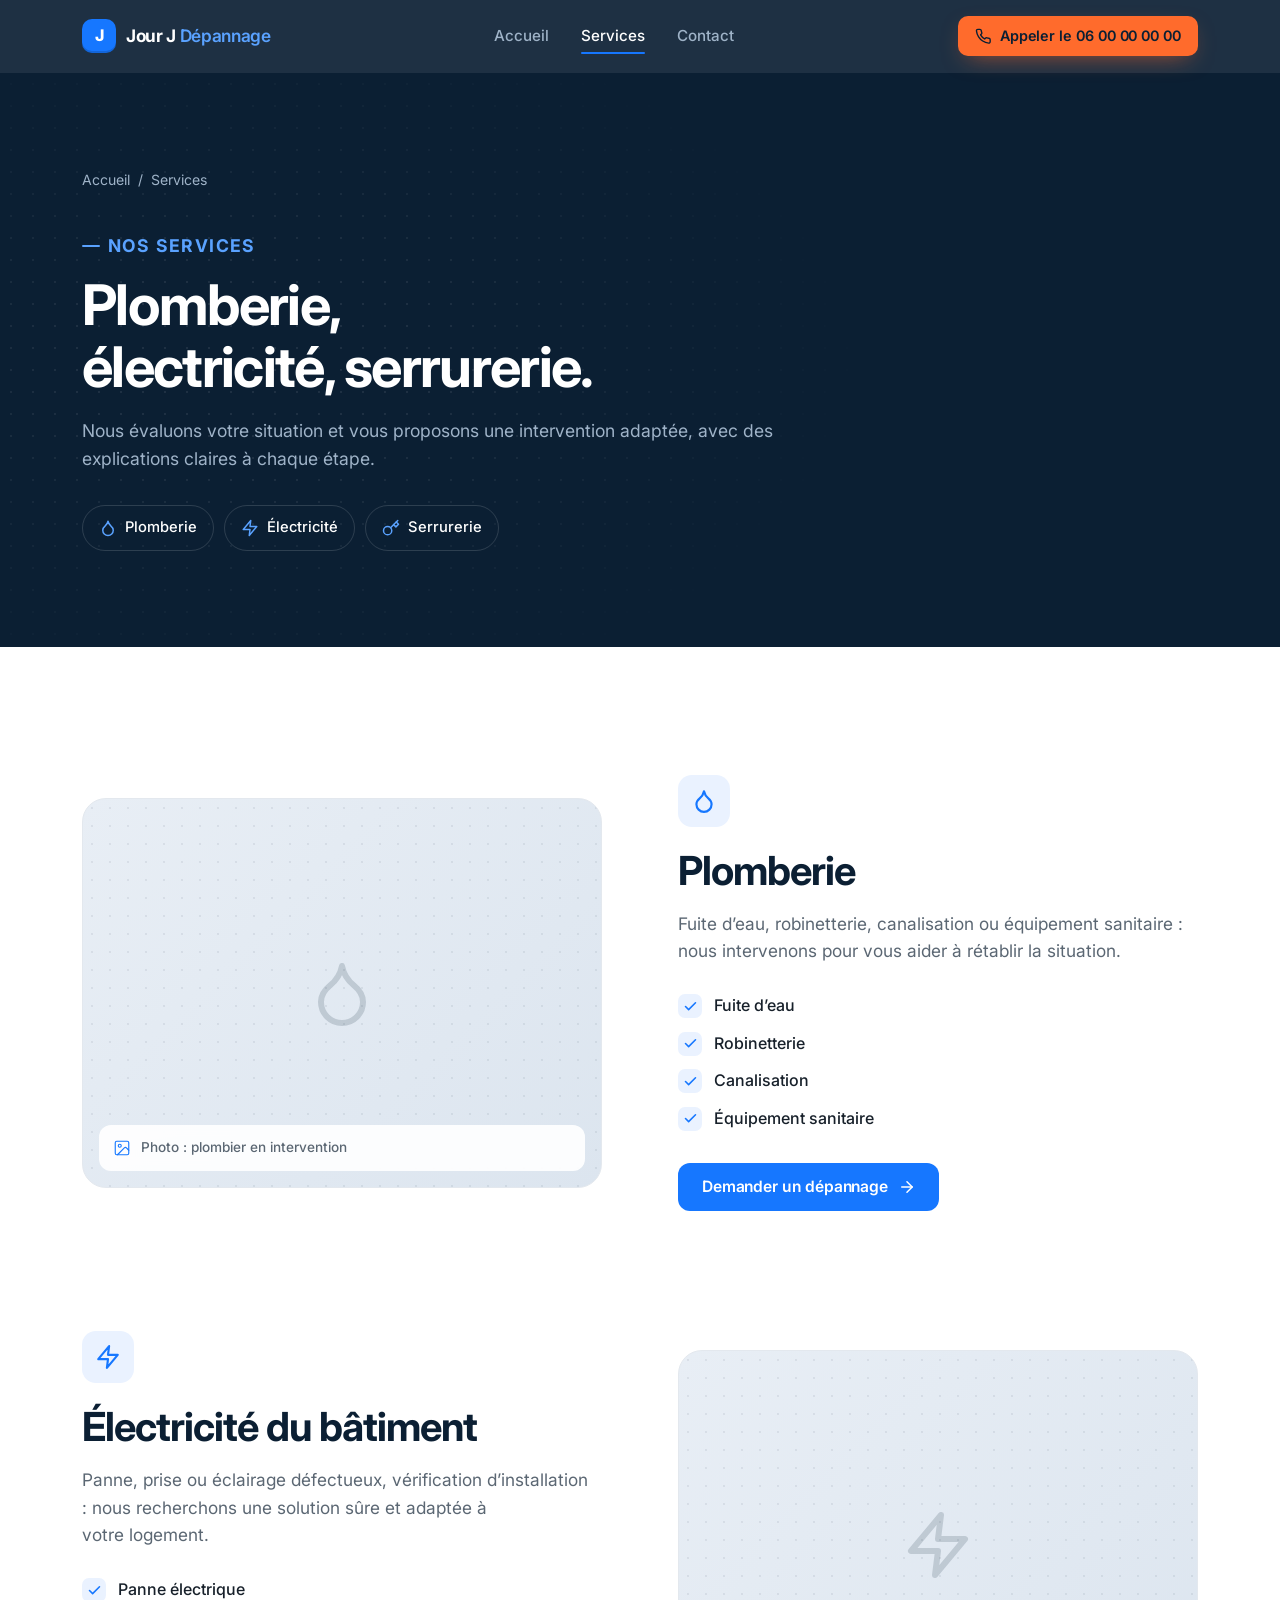
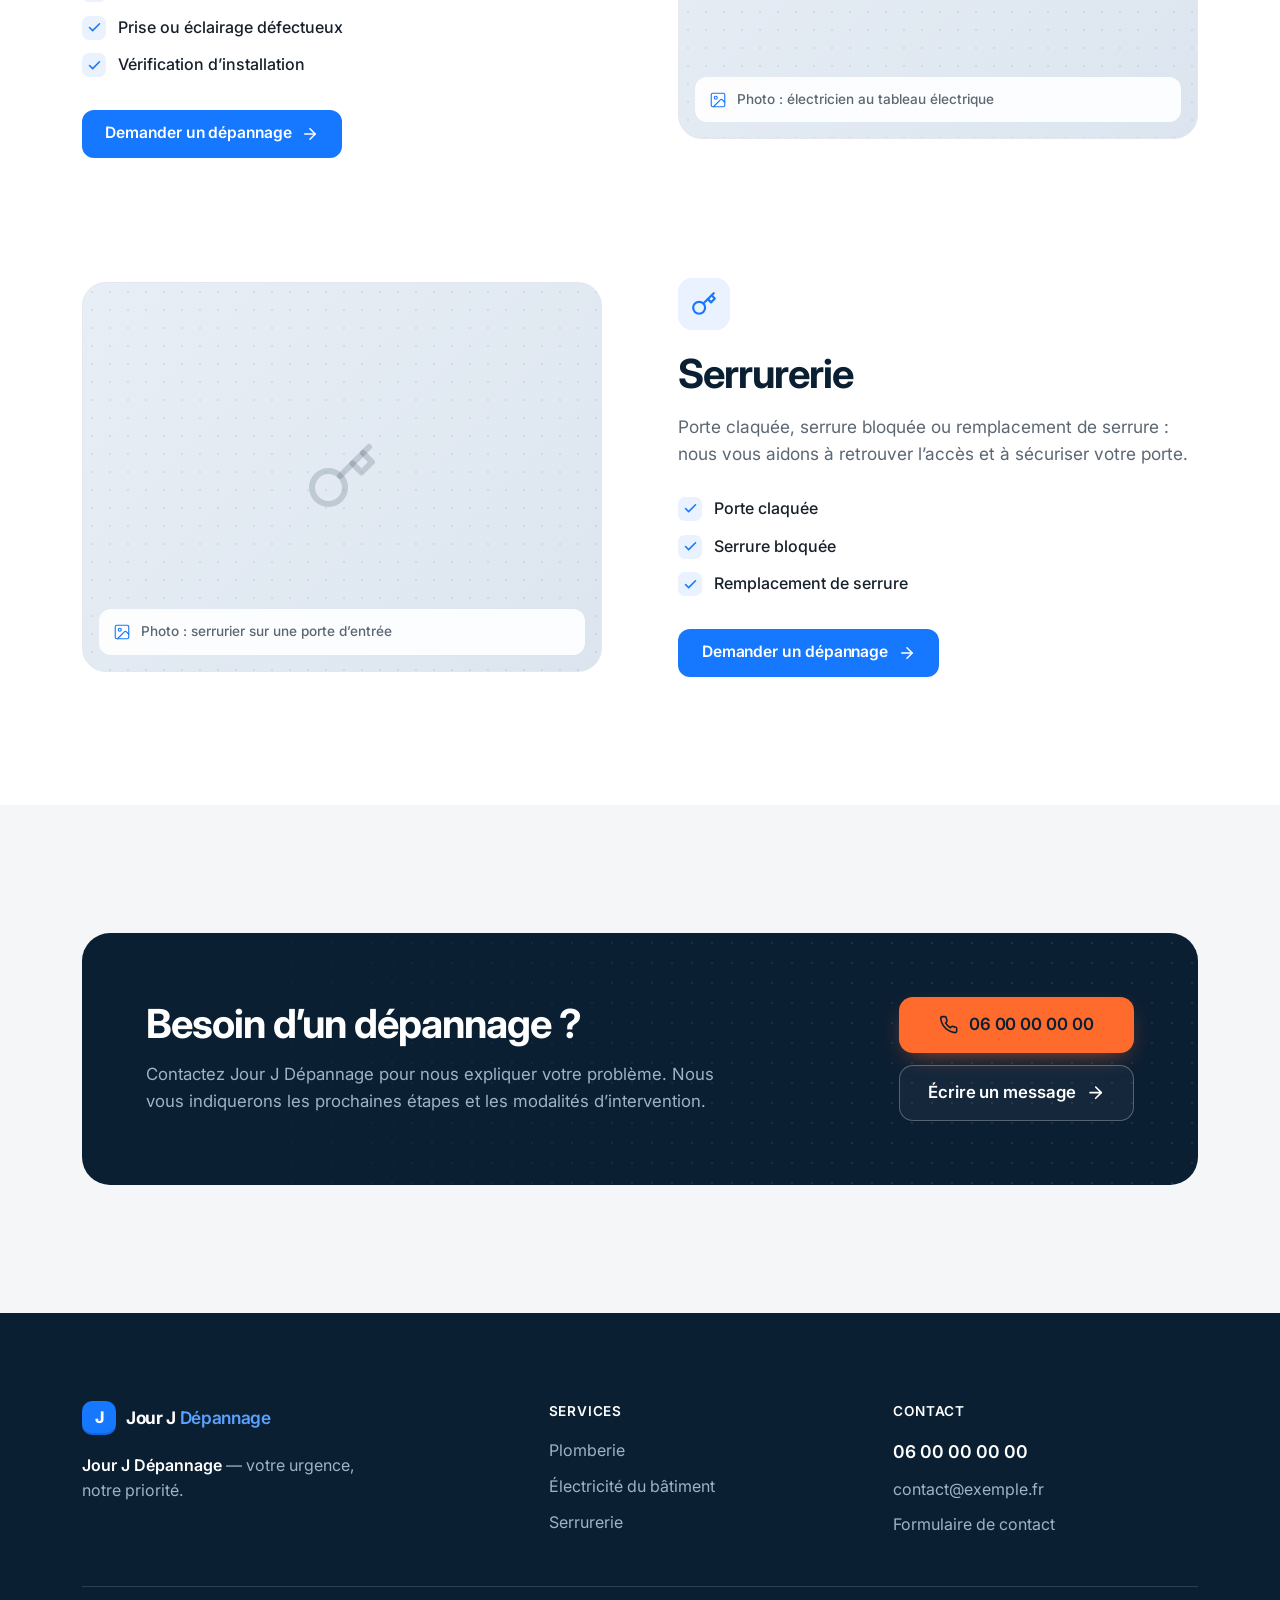
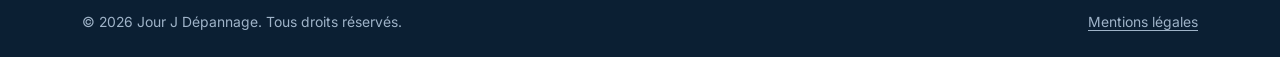
<file: services.html>
<!doctype html>
<html lang="fr" class="no-js">
<head>
  <meta charset="utf-8">
  <meta name="viewport" content="width=device-width, initial-scale=1">
  <title>Nos services — Jour J Dépannage</title>
  <meta name="description" content="Plomberie, électricité du bâtiment et serrurerie : Jour J Dépannage évalue votre situation et vous propose une intervention adaptée.">
  <meta name="theme-color" content="#0B1F33">
  <meta property="og:type" content="website">
  <meta property="og:title" content="Nos services — Jour J Dépannage">
  <meta property="og:description" content="Plomberie, électricité du bâtiment et serrurerie : Jour J Dépannage évalue votre situation et vous propose une intervention adaptée.">
  <meta property="og:locale" content="fr_FR">
  <link rel="icon" href="assets/img/favicon.svg" type="image/svg+xml">
  <link rel="preconnect" href="https://fonts.googleapis.com">
  <link rel="preconnect" href="https://fonts.gstatic.com" crossorigin>
  <link href="https://fonts.googleapis.com/css2?family=Inter:wght@400;500;600;700;800&display=swap" rel="stylesheet">
  <link rel="stylesheet" href="assets/css/style.css">
</head><body>
<svg width="0" height="0" style="position:absolute" aria-hidden="true" focusable="false">
  <defs>
    <symbol id="i-phone" viewBox="0 0 24 24" fill="none" stroke="currentColor" stroke-width="2" stroke-linecap="round" stroke-linejoin="round"><path d="M22 16.92v3a2 2 0 0 1-2.18 2 19.79 19.79 0 0 1-8.63-3.07 19.5 19.5 0 0 1-6-6 19.79 19.79 0 0 1-3.07-8.67A2 2 0 0 1 4.11 2h3a2 2 0 0 1 2 1.72 12.84 12.84 0 0 0 .7 2.81 2 2 0 0 1-.45 2.11L8.09 9.91a16 16 0 0 0 6 6l1.27-1.27a2 2 0 0 1 2.11-.45 12.84 12.84 0 0 0 2.81.7A2 2 0 0 1 22 16.92z"/></symbol>
    <symbol id="i-droplet" viewBox="0 0 24 24" fill="none" stroke="currentColor" stroke-width="2" stroke-linecap="round" stroke-linejoin="round"><path d="M12 22a7 7 0 0 0 7-7c0-2-1-3.9-3-5.5s-3.5-4-4-6.5c-.5 2.5-2 4.9-4 6.5C6 11.1 5 13 5 15a7 7 0 0 0 7 7z"/></symbol>
    <symbol id="i-zap" viewBox="0 0 24 24" fill="none" stroke="currentColor" stroke-width="2" stroke-linecap="round" stroke-linejoin="round"><path d="M13 2 3 14h9l-1 8 10-12h-9l1-8z"/></symbol>
    <symbol id="i-key" viewBox="0 0 24 24" fill="none" stroke="currentColor" stroke-width="2" stroke-linecap="round" stroke-linejoin="round"><circle cx="7.5" cy="15.5" r="5.5"/><path d="m21 2-9.6 9.6"/><path d="m15.5 7.5 3 3L22 7l-3-3"/></symbol>
    <symbol id="i-shield" viewBox="0 0 24 24" fill="none" stroke="currentColor" stroke-width="2" stroke-linecap="round" stroke-linejoin="round"><path d="M12 22s8-4 8-10V5l-8-3-8 3v7c0 6 8 10 8 10z"/><path d="m9 12 2 2 4-4"/></symbol>
    <symbol id="i-arrow" viewBox="0 0 24 24" fill="none" stroke="currentColor" stroke-width="2" stroke-linecap="round" stroke-linejoin="round"><path d="M5 12h14"/><path d="m12 5 7 7-7 7"/></symbol>
    <symbol id="i-menu" viewBox="0 0 24 24" fill="none" stroke="currentColor" stroke-width="2" stroke-linecap="round" stroke-linejoin="round"><path d="M4 6h16"/><path d="M4 12h16"/><path d="M4 18h16"/></symbol>
    <symbol id="i-x" viewBox="0 0 24 24" fill="none" stroke="currentColor" stroke-width="2" stroke-linecap="round" stroke-linejoin="round"><path d="M18 6 6 18"/><path d="m6 6 12 12"/></symbol>
    <symbol id="i-mail" viewBox="0 0 24 24" fill="none" stroke="currentColor" stroke-width="2" stroke-linecap="round" stroke-linejoin="round"><rect width="20" height="16" x="2" y="4" rx="2"/><path d="m22 7-8.97 5.7a1.94 1.94 0 0 1-2.06 0L2 7"/></symbol>
    <symbol id="i-message" viewBox="0 0 24 24" fill="none" stroke="currentColor" stroke-width="2" stroke-linecap="round" stroke-linejoin="round"><path d="M21 15a2 2 0 0 1-2 2H7l-4 4V5a2 2 0 0 1 2-2h14a2 2 0 0 1 2 2z"/></symbol>
    <symbol id="i-search" viewBox="0 0 24 24" fill="none" stroke="currentColor" stroke-width="2" stroke-linecap="round" stroke-linejoin="round"><circle cx="11" cy="11" r="8"/><path d="m21 21-4.3-4.3"/></symbol>
    <symbol id="i-wrench" viewBox="0 0 24 24" fill="none" stroke="currentColor" stroke-width="2" stroke-linecap="round" stroke-linejoin="round"><path d="M14.7 6.3a1 1 0 0 0 0 1.4l1.6 1.6a1 1 0 0 0 1.4 0l3.77-3.77a6 6 0 0 1-7.94 7.94l-6.91 6.91a2.12 2.12 0 0 1-3-3l6.91-6.91a6 6 0 0 1 7.94-7.94l-3.76 3.76z"/></symbol>
    <symbol id="i-check" viewBox="0 0 24 24" fill="none" stroke="currentColor" stroke-width="2.5" stroke-linecap="round" stroke-linejoin="round"><path d="M20 6 9 17l-5-5"/></symbol>
    <symbol id="i-clipboard" viewBox="0 0 24 24" fill="none" stroke="currentColor" stroke-width="2" stroke-linecap="round" stroke-linejoin="round"><rect width="8" height="4" x="8" y="2" rx="1"/><path d="M16 4h2a2 2 0 0 1 2 2v14a2 2 0 0 1-2 2H6a2 2 0 0 1-2-2V6a2 2 0 0 1 2-2h2"/><path d="M9 12h6"/><path d="M9 16h4"/></symbol>
    <symbol id="i-photo" viewBox="0 0 24 24" fill="none" stroke="currentColor" stroke-width="1.5" stroke-linecap="round" stroke-linejoin="round"><rect width="18" height="18" x="3" y="3" rx="2"/><circle cx="9" cy="9" r="2"/><path d="m21 15-3.09-3.09a2 2 0 0 0-2.82 0L6 21"/></symbol>
    <symbol id="i-pin" viewBox="0 0 24 24" fill="none" stroke="currentColor" stroke-width="2" stroke-linecap="round" stroke-linejoin="round"><path d="M20 10c0 6-8 12-8 12s-8-6-8-12a8 8 0 0 1 16 0Z"/><circle cx="12" cy="10" r="3"/></symbol>
    <symbol id="i-send" viewBox="0 0 24 24" fill="none" stroke="currentColor" stroke-width="2" stroke-linecap="round" stroke-linejoin="round"><path d="m22 2-7 20-4-9-9-4Z"/><path d="M22 2 11 13"/></symbol>
  </defs>
</svg>
<a class="skip-link" href="#contenu">Aller au contenu</a>

<header class="site-header">
  <div class="container header-inner">
    <a class="logo" href="index.html" aria-label="Jour J Dépannage, accueil">
      <span class="logo-mark" aria-hidden="true">J</span>
      <span>Jour J <span class="accent">Dépannage</span></span>
    </a>
    <nav class="nav" id="site-nav" aria-label="Navigation principale">
      <a href="index.html">Accueil</a>
      <a href="services.html" aria-current="page">Services</a>
      <a href="contact.html">Contact</a>
    </nav>
    <div class="header-actions">
      <a class="btn btn--call btn--sm" href="tel:+33600000000">
        <svg class="icon" aria-hidden="true"><use href="#i-phone"/></svg><span>Appeler<span class="label-long"> le 06 00 00 00 00</span></span>
      </a>
      <button class="menu-toggle" type="button" aria-expanded="false" aria-controls="site-nav" aria-label="Ouvrir le menu">
        <svg class="icon icon-open" aria-hidden="true"><use href="#i-menu"/></svg><svg class="icon icon-close" aria-hidden="true"><use href="#i-x"/></svg>
      </button>
    </div>
  </div>
</header>

<main id="contenu">
  <section class="page-hero" aria-labelledby="page-title">
    <div class="container">
      <div class="page-hero-inner">
        <nav class="breadcrumb" aria-label="Fil d’Ariane"><a href="index.html">Accueil</a><span aria-hidden="true">/</span><span aria-current="page">Services</span></nav>
        <p class="kicker">Nos services</p>
        <h1 id="page-title">Plomberie, électricité, serrurerie.</h1>
        <p>Nous évaluons votre situation et vous proposons une intervention adaptée, avec des explications claires à chaque étape.</p>
        <div class="service-nav">
          <a href="#plomberie"><svg class="icon" aria-hidden="true"><use href="#i-droplet"/></svg>Plomberie</a>
          <a href="#electricite"><svg class="icon" aria-hidden="true"><use href="#i-zap"/></svg>Électricité</a>
          <a href="#serrurerie"><svg class="icon" aria-hidden="true"><use href="#i-key"/></svg>Serrurerie</a>
        </div>
      </div>
    </div>
  </section>

  <section class="section">
    <div class="container">

      <article class="service-row" id="plomberie" aria-labelledby="plomberie-title">
        <div class="service-media reveal">
          <div class="photo-slot">
            <!-- Photo provisoire : remplacer par <img src="assets/img/…" alt="…" loading="lazy" width="1200" height="900"> -->
            <div class="photo-slot-glyph"><svg class="icon" aria-hidden="true"><use href="#i-droplet"/></svg></div>
            <div class="photo-slot-label"><svg class="icon" aria-hidden="true"><use href="#i-photo"/></svg><span>Photo : plombier en intervention</span></div>
          </div>
        </div>
        <div class="service-body reveal">
          <span class="card-icon"><svg class="icon" aria-hidden="true"><use href="#i-droplet"/></svg></span>
          <h2 id="plomberie-title">Plomberie</h2>
          <p>Fuite d’eau, robinetterie, canalisation ou équipement sanitaire : nous intervenons pour vous aider à rétablir la situation.</p>
          <ul class="check-list">
            <li><span class="check"><svg class="icon" aria-hidden="true"><use href="#i-check"/></svg></span>Fuite d’eau</li>
            <li><span class="check"><svg class="icon" aria-hidden="true"><use href="#i-check"/></svg></span>Robinetterie</li>
            <li><span class="check"><svg class="icon" aria-hidden="true"><use href="#i-check"/></svg></span>Canalisation</li>
            <li><span class="check"><svg class="icon" aria-hidden="true"><use href="#i-check"/></svg></span>Équipement sanitaire</li>
          </ul>
          <a class="btn btn--primary" href="contact.html?type=plomberie"><span>Demander un dépannage</span><svg class="icon icon-arrow" aria-hidden="true"><use href="#i-arrow"/></svg></a>
        </div>
      </article>

      <article class="service-row service-row--reverse" id="electricite" aria-labelledby="electricite-title">
        <div class="service-media reveal">
          <div class="photo-slot">
            <!-- Photo provisoire : remplacer par <img src="assets/img/…" alt="…" loading="lazy" width="1200" height="900"> -->
            <div class="photo-slot-glyph"><svg class="icon" aria-hidden="true"><use href="#i-zap"/></svg></div>
            <div class="photo-slot-label"><svg class="icon" aria-hidden="true"><use href="#i-photo"/></svg><span>Photo : électricien au tableau électrique</span></div>
          </div>
        </div>
        <div class="service-body reveal">
          <span class="card-icon"><svg class="icon" aria-hidden="true"><use href="#i-zap"/></svg></span>
          <h2 id="electricite-title">Électricité du bâtiment</h2>
          <p>Panne, prise ou éclairage défectueux, vérification d’installation : nous recherchons une solution sûre et adaptée à votre logement.</p>
          <ul class="check-list">
            <li><span class="check"><svg class="icon" aria-hidden="true"><use href="#i-check"/></svg></span>Panne électrique</li>
            <li><span class="check"><svg class="icon" aria-hidden="true"><use href="#i-check"/></svg></span>Prise ou éclairage défectueux</li>
            <li><span class="check"><svg class="icon" aria-hidden="true"><use href="#i-check"/></svg></span>Vérification d’installation</li>
          </ul>
          <a class="btn btn--primary" href="contact.html?type=electricite"><span>Demander un dépannage</span><svg class="icon icon-arrow" aria-hidden="true"><use href="#i-arrow"/></svg></a>
        </div>
      </article>

      <article class="service-row" id="serrurerie" aria-labelledby="serrurerie-title">
        <div class="service-media reveal">
          <div class="photo-slot">
            <!-- Photo provisoire : remplacer par <img src="assets/img/…" alt="…" loading="lazy" width="1200" height="900"> -->
            <div class="photo-slot-glyph"><svg class="icon" aria-hidden="true"><use href="#i-key"/></svg></div>
            <div class="photo-slot-label"><svg class="icon" aria-hidden="true"><use href="#i-photo"/></svg><span>Photo : serrurier sur une porte d’entrée</span></div>
          </div>
        </div>
        <div class="service-body reveal">
          <span class="card-icon"><svg class="icon" aria-hidden="true"><use href="#i-key"/></svg></span>
          <h2 id="serrurerie-title">Serrurerie</h2>
          <p>Porte claquée, serrure bloquée ou remplacement de serrure : nous vous aidons à retrouver l’accès et à sécuriser votre porte.</p>
          <ul class="check-list">
            <li><span class="check"><svg class="icon" aria-hidden="true"><use href="#i-check"/></svg></span>Porte claquée</li>
            <li><span class="check"><svg class="icon" aria-hidden="true"><use href="#i-check"/></svg></span>Serrure bloquée</li>
            <li><span class="check"><svg class="icon" aria-hidden="true"><use href="#i-check"/></svg></span>Remplacement de serrure</li>
          </ul>
          <a class="btn btn--primary" href="contact.html?type=serrurerie"><span>Demander un dépannage</span><svg class="icon icon-arrow" aria-hidden="true"><use href="#i-arrow"/></svg></a>
        </div>
      </article>
    </div>
  </section>

  <section class="section section--gray" aria-labelledby="cta-title">
    <div class="container">
      <div class="cta-band reveal">
        <div>
          <h2 id="cta-title">Besoin d’un dépannage ?</h2>
          <p>Contactez Jour J Dépannage pour nous expliquer votre problème. Nous vous indiquerons les prochaines étapes et les modalités d’intervention.</p>
        </div>
        <div class="cta-band-actions">
          <a class="btn btn--call btn--lg" href="tel:+33600000000"><svg class="icon" aria-hidden="true"><use href="#i-phone"/></svg><span>06 00 00 00 00</span></a>
          <a class="btn btn--ghost-dark btn--lg" href="contact.html"><span>Écrire un message</span><svg class="icon icon-arrow" aria-hidden="true"><use href="#i-arrow"/></svg></a>
        </div>
      </div>
    </div>
  </section>
</main>

<footer class="site-footer">
  <div class="container">
    <div class="footer-grid">
      <div>
        <a class="logo" href="index.html" aria-label="Jour J Dépannage, accueil">
          <span class="logo-mark" aria-hidden="true">J</span>
          <span>Jour J <span class="accent">Dépannage</span></span>
        </a>
        <p class="footer-tagline"><strong>Jour J Dépannage</strong> — votre urgence, notre priorité.</p>
      </div>
      <div>
        <p class="footer-title">Services</p>
        <ul class="footer-links">
          <li><a href="services.html#plomberie">Plomberie</a></li>
          <li><a href="services.html#electricite">Électricité du bâtiment</a></li>
          <li><a href="services.html#serrurerie">Serrurerie</a></li>
        </ul>
      </div>
      <div>
        <p class="footer-title">Contact</p>
        <ul class="footer-links">
          <li><a class="footer-phone" href="tel:+33600000000">06 00 00 00 00</a></li>
          <li><a href="mailto:contact@exemple.fr">contact@exemple.fr</a></li>
          <li><a href="contact.html">Formulaire de contact</a></li>
        </ul>
      </div>
    </div>
    <div class="footer-bottom">
      <span>© <span data-year>2026</span> Jour J Dépannage. Tous droits réservés.</span>
      <!-- À COMPLÉTER : page « Mentions légales » obligatoire en France (raison sociale, SIRET, hébergeur…) -->
      <a href="#">Mentions légales</a>
    </div>
  </div>
</footer>

<div class="mobile-callbar">
  <a class="btn btn--call" href="tel:+33600000000"><svg class="icon" aria-hidden="true"><use href="#i-phone"/></svg><span>Appeler maintenant</span></a>
  <a class="btn btn--ghost" href="contact.html" aria-label="Écrire un message"><svg class="icon" aria-hidden="true"><use href="#i-message"/></svg></a>
</div>

<script src="assets/js/main.js" defer></script>
</body>
</html>
</file>
<file: assets/css/style.css>
/* ==========================================================================
   Jour J Dépannage — Direction A « Précision technique »
   ========================================================================== */

/* ---------- Tokens ---------- */
:root {
  /* Couleurs de la charte */
  --white: #FFFFFF;
  --navy: #0B1F33;
  --navy-2: #102A44;
  --blue: #1677FF;
  --blue-ink: #0F5FD6;      /* bleu assombri pour petits textes et liens (contraste AA) */
  --blue-soft: #5AA2FF;     /* bleu éclairci pour texte sur fond bleu nuit */
  --blue-tint: #EAF2FF;
  --orange: #FF6B2C;
  --orange-hover: #FF7F47;
  --gray-bg: #F4F6F8;
  --text: #17202A;
  --text-muted: #5B6773;
  --text-on-dark: #E6EDF5;
  --text-on-dark-muted: #9FB3C8;
  --border: #E3E8EE;
  --border-dark: rgba(255, 255, 255, 0.14);

  /* Typographie */
  --font: "Inter", system-ui, -apple-system, "Segoe UI", Roboto, sans-serif;

  /* Espacements & formes */
  --container: 1180px;
  --gutter: clamp(16px, 4vw, 32px);
  --section-y: clamp(72px, 10vw, 128px);
  --radius-sm: 10px;
  --radius: 16px;
  --radius-lg: 24px;

  --shadow-sm: 0 1px 2px rgba(11, 31, 51, 0.06), 0 1px 1px rgba(11, 31, 51, 0.04);
  --shadow-md: 0 12px 32px -12px rgba(11, 31, 51, 0.18), 0 2px 6px rgba(11, 31, 51, 0.05);

  --ease: cubic-bezier(0.22, 1, 0.36, 1);
}

/* ---------- Base ---------- */
*, *::before, *::after { box-sizing: border-box; }

html { scroll-behavior: smooth; scroll-padding-top: 96px; -webkit-text-size-adjust: 100%; }

body {
  margin: 0;
  font-family: var(--font);
  font-size: 1rem;
  line-height: 1.6;
  color: var(--text);
  background: var(--white);
  -webkit-font-smoothing: antialiased;
  text-rendering: optimizeLegibility;
}

img, svg { display: block; max-width: 100%; }

a { color: var(--blue-ink); text-decoration-thickness: 1px; text-underline-offset: 3px; }

h1, h2, h3 {
  margin: 0;
  color: var(--navy);
  font-weight: 700;
  letter-spacing: -0.025em;
  line-height: 1.12;
  text-wrap: balance;
}

p { margin: 0; text-wrap: pretty; }

:focus-visible {
  outline: 3px solid var(--blue);
  outline-offset: 3px;
  border-radius: 6px;
}

.sr-only {
  position: absolute; width: 1px; height: 1px; padding: 0; margin: -1px;
  overflow: hidden; clip: rect(0, 0, 0, 0); white-space: nowrap; border: 0;
}

.skip-link {
  position: absolute; left: 16px; top: -100px; z-index: 100;
  background: var(--white); color: var(--navy); padding: 10px 16px;
  border-radius: var(--radius-sm); font-weight: 600;
}
.skip-link:focus { top: 16px; }

.container {
  width: 100%;
  max-width: var(--container);
  margin-inline: auto;
  padding-inline: var(--gutter);
}

.icon { width: 1.25em; height: 1.25em; flex-shrink: 0; }

/* ---------- Boutons ---------- */
.btn {
  display: inline-flex;
  align-items: center;
  justify-content: center;
  gap: 0.6em;
  min-height: 48px;
  padding: 0 1.4rem;
  border: 1px solid transparent;
  border-radius: 12px;
  font: inherit;
  font-weight: 600;
  font-size: 0.975rem;
  letter-spacing: -0.005em;
  text-decoration: none;
  cursor: pointer;
  transition: background-color 0.2s var(--ease), border-color 0.2s var(--ease),
              transform 0.2s var(--ease), box-shadow 0.2s var(--ease), color 0.2s var(--ease);
  white-space: nowrap;
}
.btn:active { transform: translateY(1px); }

/* Orange « Appeler » : texte bleu nuit pour un contraste lisible (5.8:1) */
.btn--call {
  background: var(--orange);
  color: var(--navy);
  box-shadow: 0 8px 24px -10px rgba(255, 107, 44, 0.7);
}
.btn--call:hover { background: var(--orange-hover); box-shadow: 0 10px 28px -10px rgba(255, 107, 44, 0.85); }

.btn--primary { background: var(--blue); color: var(--white); }
.btn--primary:hover { background: var(--blue-ink); }

.btn--ghost-dark {
  background: rgba(255, 255, 255, 0.04);
  color: var(--white);
  border-color: rgba(255, 255, 255, 0.28);
}
.btn--ghost-dark:hover { background: rgba(255, 255, 255, 0.1); border-color: rgba(255, 255, 255, 0.45); }

.btn--ghost {
  background: var(--white);
  color: var(--navy);
  border-color: var(--border);
}
.btn--ghost:hover { border-color: var(--navy); }

.btn--lg { min-height: 56px; padding: 0 1.75rem; font-size: 1.05rem; border-radius: 14px; }
.btn--sm { min-height: 40px; padding: 0 1rem; font-size: 0.9rem; border-radius: 10px; }

.btn .icon { width: 1.15em; height: 1.15em; }
.btn .icon-arrow { transition: transform 0.2s var(--ease); }
.btn:hover .icon-arrow { transform: translateX(3px); }

/* ---------- En-tête ---------- */
.site-header {
  position: sticky;
  top: 0;
  z-index: 50;
  background: rgba(11, 31, 51, 0.92);
  backdrop-filter: saturate(160%) blur(12px);
  -webkit-backdrop-filter: saturate(160%) blur(12px);
  border-bottom: 1px solid transparent;
  transition: border-color 0.3s var(--ease);
}
.site-header.is-scrolled { border-bottom-color: var(--border-dark); }

.header-inner {
  display: flex;
  align-items: center;
  justify-content: space-between;
  gap: 24px;
  height: 72px;
}

.logo {
  display: inline-flex;
  align-items: center;
  gap: 10px;
  color: var(--white);
  text-decoration: none;
  font-weight: 700;
  font-size: 1.08rem;
  letter-spacing: -0.02em;
  white-space: nowrap;
}
.logo-mark {
  display: grid;
  place-items: center;
  width: 34px;
  height: 34px;
  border-radius: 10px;
  background: var(--blue);
  color: var(--white);
  font-weight: 800;
  font-size: 1rem;
  box-shadow: inset 0 -2px 0 rgba(0, 0, 0, 0.15);
}
.logo span.accent { color: var(--blue-soft); font-weight: 600; }

.nav { display: flex; align-items: center; gap: 4px; }
.nav a {
  position: relative;
  padding: 10px 14px;
  color: var(--text-on-dark-muted);
  text-decoration: none;
  font-weight: 500;
  font-size: 0.95rem;
  border-radius: 8px;
  transition: color 0.2s var(--ease), background-color 0.2s var(--ease);
}
.nav a:hover { color: var(--white); background: rgba(255, 255, 255, 0.06); }
.nav a[aria-current="page"] { color: var(--white); }
.nav a[aria-current="page"]::after {
  content: "";
  position: absolute;
  left: 14px; right: 14px; bottom: 4px;
  height: 2px;
  border-radius: 2px;
  background: var(--blue);
}

.header-actions { display: flex; align-items: center; gap: 12px; }

.menu-toggle {
  display: none;
  width: 44px; height: 44px;
  align-items: center; justify-content: center;
  border: 1px solid var(--border-dark);
  border-radius: 10px;
  background: transparent;
  color: var(--white);
  cursor: pointer;
}
.menu-toggle .icon-close { display: none; }
.menu-toggle[aria-expanded="true"] .icon-open { display: none; }
.menu-toggle[aria-expanded="true"] .icon-close { display: block; }

@media (max-width: 860px) {
  .menu-toggle { display: inline-flex; }
  .header-actions .btn--call .label-long { display: none; }
  .nav {
    position: absolute;
    top: 72px; left: 0; right: 0;
    flex-direction: column;
    align-items: stretch;
    gap: 2px;
    padding: 12px var(--gutter) 20px;
    background: var(--navy);
    border-bottom: 1px solid var(--border-dark);
    opacity: 0;
    visibility: hidden;
    transform: translateY(-8px);
    transition: opacity 0.2s var(--ease), transform 0.2s var(--ease), visibility 0.2s;
  }
  .nav.is-open { opacity: 1; visibility: visible; transform: none; }
  .nav a { padding: 14px 12px; font-size: 1.05rem; }
  .nav a[aria-current="page"]::after { left: 12px; right: auto; width: 20px; bottom: 8px; }
}
@media (max-width: 420px) {
  .header-actions .btn--call { padding: 0 0.85rem; }
  .logo { font-size: 0.98rem; gap: 8px; }
  .logo-mark { width: 30px; height: 30px; font-size: 0.9rem; }
  .header-inner { gap: 12px; }
  .header-actions { gap: 8px; }
}

/* ---------- Hero (accueil) ---------- */
.hero {
  position: relative;
  overflow: hidden;
  background: var(--navy);
  color: var(--text-on-dark);
  isolation: isolate;
}
/* Trame de points + halo bleu discret */
.hero::before {
  content: "";
  position: absolute; inset: 0;
  z-index: -2;
  background-image: radial-gradient(rgba(255, 255, 255, 0.09) 1px, transparent 1px);
  background-size: 22px 22px;
  mask-image: radial-gradient(ellipse 80% 70% at 30% 40%, #000 30%, transparent 75%);
  -webkit-mask-image: radial-gradient(ellipse 80% 70% at 30% 40%, #000 30%, transparent 75%);
}
.hero::after {
  content: "";
  position: absolute;
  z-index: -1;
  width: 720px; height: 720px;
  right: -200px; top: -260px;
  background: radial-gradient(circle, rgba(22, 119, 255, 0.28), transparent 62%);
  pointer-events: none;
}

.hero-inner {
  display: grid;
  grid-template-columns: minmax(0, 1.15fr) minmax(0, 0.85fr);
  align-items: center;
  gap: clamp(40px, 6vw, 80px);
  padding-block: clamp(64px, 9vw, 120px) clamp(80px, 10vw, 136px);
}

.eyebrow {
  display: inline-flex;
  align-items: center;
  gap: 10px;
  padding: 6px 14px 6px 10px;
  border: 1px solid var(--border-dark);
  border-radius: 999px;
  background: rgba(255, 255, 255, 0.04);
  color: var(--text-on-dark);
  font-size: 0.85rem;
  font-weight: 500;
}
.eyebrow .dot {
  width: 8px; height: 8px; border-radius: 50%;
  background: var(--blue-soft);
  box-shadow: 0 0 0 4px rgba(90, 162, 255, 0.18);
}
.eyebrow .sep { color: var(--text-on-dark-muted); }

.hero h1 {
  margin-top: 24px;
  color: var(--white);
  font-size: clamp(2.4rem, 5.6vw, 4.25rem);
  letter-spacing: -0.035em;
  line-height: 1.04;
}
.hero h1 .line-accent { display: block; color: var(--blue-soft); }

.hero-lead {
  margin-top: 24px;
  max-width: 34rem;
  color: var(--text-on-dark-muted);
  font-size: clamp(1.02rem, 1.4vw, 1.15rem);
  line-height: 1.65;
}

.hero-ctas { display: flex; flex-wrap: wrap; gap: 12px; margin-top: 36px; }

.hero-note {
  display: flex; align-items: center; gap: 8px;
  margin-top: 20px;
  color: var(--text-on-dark-muted);
  font-size: 0.9rem;
}
.hero-note .icon { color: var(--blue-soft); width: 18px; height: 18px; }

/* Panneau « Quel est votre problème ? » */
.issue-panel {
  position: relative;
  padding: 28px;
  border: 1px solid var(--border-dark);
  border-radius: var(--radius-lg);
  background: linear-gradient(180deg, rgba(255, 255, 255, 0.07), rgba(255, 255, 255, 0.025));
  backdrop-filter: blur(8px);
  -webkit-backdrop-filter: blur(8px);
  box-shadow: 0 40px 80px -40px rgba(0, 0, 0, 0.6);
}
.issue-panel-head {
  display: flex; align-items: center; justify-content: space-between;
  padding-bottom: 18px;
  margin-bottom: 18px;
  border-bottom: 1px solid var(--border-dark);
}
.issue-panel-title { color: var(--white); font-weight: 600; font-size: 1.05rem; letter-spacing: -0.01em; }
.issue-panel-step {
  font-size: 0.75rem; font-weight: 600; letter-spacing: 0.06em; text-transform: uppercase;
  color: var(--blue-soft);
}

.issue-list { display: grid; gap: 10px; margin: 0; padding: 0; list-style: none; }
.issue-link {
  display: flex; align-items: center; gap: 14px;
  padding: 14px 16px;
  border: 1px solid var(--border-dark);
  border-radius: 14px;
  background: rgba(11, 31, 51, 0.45);
  color: var(--white);
  text-decoration: none;
  transition: border-color 0.2s var(--ease), background-color 0.2s var(--ease), transform 0.2s var(--ease);
}
.issue-link:hover { border-color: rgba(90, 162, 255, 0.6); background: rgba(22, 119, 255, 0.12); transform: translateX(2px); }
.issue-icon {
  display: grid; place-items: center;
  width: 42px; height: 42px;
  border-radius: 12px;
  background: rgba(22, 119, 255, 0.16);
  color: var(--blue-soft);
}
.issue-icon .icon { width: 20px; height: 20px; }
.issue-text { flex: 1; min-width: 0; }
.issue-text strong { display: block; font-weight: 600; font-size: 0.98rem; }
.issue-text span { display: block; color: var(--text-on-dark-muted); font-size: 0.85rem; }
.issue-link > .icon { color: var(--text-on-dark-muted); width: 18px; height: 18px; transition: color 0.2s, transform 0.2s var(--ease); }
.issue-link:hover > .icon { color: var(--white); transform: translateX(2px); }

.issue-panel-foot {
  display: flex; align-items: center; gap: 10px;
  margin-top: 18px;
  color: var(--text-on-dark-muted);
  font-size: 0.85rem;
}
.issue-panel-foot .icon { width: 18px; height: 18px; color: var(--blue-soft); }

@media (max-width: 960px) {
  .hero-inner { grid-template-columns: 1fr; }
  .issue-panel { max-width: 560px; }
}

/* ---------- Sections ---------- */
.section { padding-block: var(--section-y); }
.section--gray { background: var(--gray-bg); }

.section-head { max-width: 640px; margin-bottom: clamp(40px, 5vw, 64px); }
.section-head--center { margin-inline: auto; text-align: center; }

.kicker {
  display: inline-flex; align-items: center; gap: 8px;
  margin-bottom: 14px;
  color: var(--blue-ink);
  font-size: 0.8rem;
  font-weight: 700;
  letter-spacing: 0.08em;
  text-transform: uppercase;
}
.kicker::before {
  content: "";
  width: 18px; height: 2px; border-radius: 2px;
  background: var(--blue);
}
.section-head h2 { font-size: clamp(1.9rem, 3.6vw, 2.75rem); }
.section-head p { margin-top: 16px; color: var(--text-muted); font-size: 1.08rem; }

/* ---------- Grille services (bento) ---------- */
.bento {
  display: grid;
  grid-template-columns: 1.25fr 1fr;
  grid-template-rows: auto auto;
  gap: 20px;
}
.bento .card:first-child { grid-row: span 2; }

.card {
  position: relative;
  display: flex;
  flex-direction: column;
  padding: clamp(24px, 3vw, 36px);
  border: 1px solid var(--border);
  border-radius: var(--radius-lg);
  background: var(--white);
  box-shadow: var(--shadow-sm);
  color: inherit;
  text-decoration: none;
  overflow: hidden;
  transition: transform 0.25s var(--ease), box-shadow 0.25s var(--ease), border-color 0.25s var(--ease);
}
a.card:hover { transform: translateY(-3px); box-shadow: var(--shadow-md); border-color: #CFD8E3; }

.card-icon {
  display: grid; place-items: center;
  width: 52px; height: 52px;
  border-radius: 14px;
  background: var(--blue-tint);
  color: var(--blue);
}
.card-icon .icon { width: 26px; height: 26px; }

.card h3 { margin-top: 24px; font-size: 1.4rem; }
.card p { margin-top: 10px; color: var(--text-muted); }

.card-tags { display: flex; flex-wrap: wrap; gap: 8px; margin-top: 20px; padding: 0; list-style: none; }
.card-tags li {
  padding: 5px 12px;
  border: 1px solid var(--border);
  border-radius: 999px;
  background: var(--gray-bg);
  color: var(--text);
  font-size: 0.82rem;
  font-weight: 500;
}

.card-link {
  display: inline-flex; align-items: center; gap: 6px;
  margin-top: auto;
  padding-top: 24px;
  color: var(--blue-ink);
  font-weight: 600;
  font-size: 0.95rem;
}
.card-link .icon { width: 18px; height: 18px; transition: transform 0.2s var(--ease); }
a.card:hover .card-link .icon { transform: translateX(3px); }

/* Carte vedette : motif « plan technique » */
.card--feature {
  background:
    linear-gradient(var(--white), var(--white)) padding-box;
}
.card--feature .blueprint {
  position: absolute;
  right: -40px; bottom: -40px;
  width: 280px; height: 280px;
  color: var(--blue);
  opacity: 0.09;
  pointer-events: none;
}
.card--feature h3 { font-size: clamp(1.6rem, 2.4vw, 2rem); }

@media (max-width: 860px) {
  .bento { grid-template-columns: 1fr; }
  .bento .card:first-child { grid-row: auto; }
}

/* ---------- Étapes ---------- */
.steps {
  display: grid;
  grid-template-columns: repeat(3, minmax(0, 1fr));
  gap: 20px;
  margin: 0; padding: 0; list-style: none;
  counter-reset: step;
}
.step {
  position: relative;
  padding: 32px 28px;
  border: 1px solid var(--border);
  border-radius: var(--radius-lg);
  background: var(--white);
}
.step-num {
  display: inline-grid; place-items: center;
  min-width: 40px; height: 28px;
  padding: 0 10px;
  border-radius: 8px;
  background: var(--navy);
  color: var(--white);
  font-size: 0.8rem;
  font-weight: 700;
  font-variant-numeric: tabular-nums;
  letter-spacing: 0.04em;
}
.step h3 { margin-top: 20px; font-size: 1.2rem; }
.step p { margin-top: 8px; color: var(--text-muted); }
.step:not(:last-child)::after {
  content: "";
  position: absolute;
  top: 46px; right: -21px;
  width: 22px; height: 1px;
  background: repeating-linear-gradient(90deg, #B9C4D0 0 4px, transparent 4px 8px);
}
@media (max-width: 860px) {
  .steps { grid-template-columns: 1fr; }
  .step:not(:last-child)::after { display: none; }
}

/* ---------- Bandeau CTA ---------- */
.cta-band {
  position: relative;
  overflow: hidden;
  display: grid;
  grid-template-columns: minmax(0, 1.4fr) auto;
  align-items: center;
  gap: 32px;
  padding: clamp(36px, 5vw, 64px);
  border-radius: 28px;
  background: var(--navy);
  color: var(--text-on-dark);
  isolation: isolate;
}
.cta-band::before {
  content: "";
  position: absolute; inset: 0; z-index: -1;
  background-image: radial-gradient(rgba(255, 255, 255, 0.08) 1px, transparent 1px);
  background-size: 20px 20px;
  mask-image: linear-gradient(90deg, transparent, #000 70%);
  -webkit-mask-image: linear-gradient(90deg, transparent, #000 70%);
}
.cta-band h2 { color: var(--white); font-size: clamp(1.75rem, 3.2vw, 2.5rem); }
.cta-band p { margin-top: 14px; max-width: 36rem; color: var(--text-on-dark-muted); font-size: 1.05rem; }
.cta-band-actions { display: flex; flex-direction: column; gap: 12px; }
@media (max-width: 860px) {
  .cta-band { grid-template-columns: 1fr; }
  .cta-band-actions { flex-direction: row; flex-wrap: wrap; }
}

/* ---------- En-tête de page intérieure ---------- */
.page-hero {
  position: relative;
  overflow: hidden;
  background: var(--navy);
  isolation: isolate;
}
.page-hero::before {
  content: "";
  position: absolute; inset: 0; z-index: -1;
  background-image: radial-gradient(rgba(255, 255, 255, 0.08) 1px, transparent 1px);
  background-size: 22px 22px;
  mask-image: radial-gradient(ellipse 70% 90% at 20% 50%, #000 20%, transparent 70%);
  -webkit-mask-image: radial-gradient(ellipse 70% 90% at 20% 50%, #000 20%, transparent 70%);
}
.page-hero-inner { padding-block: clamp(56px, 8vw, 96px); max-width: 760px; }
.page-hero h1 { color: var(--white); font-size: clamp(2.2rem, 4.8vw, 3.5rem); letter-spacing: -0.03em; }
.page-hero p { margin-top: 18px; color: var(--text-on-dark-muted); font-size: 1.1rem; }
.page-hero .kicker { color: var(--blue-soft); }
.page-hero .kicker::before { background: var(--blue-soft); }

.breadcrumb { display: flex; gap: 8px; margin-bottom: 22px; color: var(--text-on-dark-muted); font-size: 0.88rem; }
.breadcrumb a { color: var(--text-on-dark-muted); text-decoration: none; }
.breadcrumb a:hover { color: var(--white); }

/* ---------- Services détaillés ---------- */
.service-nav {
  display: flex; flex-wrap: wrap; gap: 10px;
  margin-top: 32px;
}
.service-nav a {
  display: inline-flex; align-items: center; gap: 8px;
  padding: 10px 16px;
  border: 1px solid var(--border-dark);
  border-radius: 999px;
  color: var(--white);
  text-decoration: none;
  font-weight: 500;
  font-size: 0.92rem;
  transition: background-color 0.2s var(--ease), border-color 0.2s var(--ease);
}
.service-nav a:hover { background: rgba(255, 255, 255, 0.08); border-color: rgba(255, 255, 255, 0.35); }
.service-nav .icon { width: 18px; height: 18px; color: var(--blue-soft); }

.service-row {
  display: grid;
  grid-template-columns: minmax(0, 1fr) minmax(0, 1fr);
  align-items: center;
  gap: clamp(32px, 6vw, 88px);
  scroll-margin-top: 96px;
}
.service-row + .service-row { margin-top: clamp(72px, 10vw, 120px); }
.service-row--reverse .service-media { order: 2; }

.service-body .card-icon { margin-bottom: 22px; }
.service-body h2 { font-size: clamp(1.8rem, 3.2vw, 2.5rem); }
.service-body > p { margin-top: 16px; color: var(--text-muted); font-size: 1.08rem; }

.check-list { display: grid; gap: 12px; margin: 28px 0 0; padding: 0; list-style: none; }
.check-list li { display: flex; align-items: flex-start; gap: 12px; font-weight: 500; }
.check-list .check {
  display: grid; place-items: center;
  flex-shrink: 0;
  width: 24px; height: 24px; margin-top: 1px;
  border-radius: 7px;
  background: var(--blue-tint);
  color: var(--blue);
}
.check-list .check .icon { width: 15px; height: 15px; }

.service-body .btn { margin-top: 32px; }

@media (max-width: 860px) {
  .service-row { grid-template-columns: 1fr; }
  .service-row--reverse .service-media { order: 0; }
}

/* ---------- Emplacements photo (contenu provisoire) ---------- */
.photo-slot {
  position: relative;
  aspect-ratio: 4 / 3;
  border-radius: var(--radius-lg);
  overflow: hidden;
  background:
    radial-gradient(rgba(11, 31, 51, 0.07) 1px, transparent 1px) 0 0 / 18px 18px,
    linear-gradient(135deg, #E8EEF5, #DCE5EF);
  border: 1px solid var(--border);
}
.photo-slot img { width: 100%; height: 100%; object-fit: cover; }
.photo-slot-label {
  position: absolute;
  inset: auto 16px 16px 16px;
  display: flex; align-items: center; gap: 10px;
  padding: 12px 14px;
  border-radius: 12px;
  background: rgba(255, 255, 255, 0.9);
  backdrop-filter: blur(6px);
  -webkit-backdrop-filter: blur(6px);
  color: var(--text-muted);
  font-size: 0.85rem;
  font-weight: 500;
}
.photo-slot-label .icon { width: 18px; height: 18px; color: var(--blue); }
.photo-slot-glyph {
  position: absolute; inset: 0;
  display: grid; place-items: center;
  color: rgba(11, 31, 51, 0.16);
}
.photo-slot-glyph .icon { width: 72px; height: 72px; }

/* ---------- Contact ---------- */
.contact-grid {
  display: grid;
  grid-template-columns: minmax(0, 0.85fr) minmax(0, 1.15fr);
  gap: clamp(24px, 4vw, 48px);
  align-items: start;
}
@media (max-width: 960px) { .contact-grid { grid-template-columns: 1fr; } }

.call-card {
  position: relative;
  overflow: hidden;
  padding: clamp(28px, 4vw, 40px);
  border-radius: var(--radius-lg);
  background: var(--navy);
  color: var(--text-on-dark);
  isolation: isolate;
}
.call-card::after {
  content: "";
  position: absolute; z-index: -1;
  width: 380px; height: 380px; right: -160px; top: -180px;
  background: radial-gradient(circle, rgba(22, 119, 255, 0.35), transparent 65%);
}
.call-card h2 { color: var(--white); font-size: 1.6rem; }
.call-card > p { margin-top: 10px; color: var(--text-on-dark-muted); }
.call-number {
  display: block;
  margin-top: 28px;
  color: var(--white);
  font-size: clamp(1.9rem, 4vw, 2.4rem);
  font-weight: 700;
  letter-spacing: -0.02em;
  font-variant-numeric: tabular-nums;
  text-decoration: none;
}
.call-number:hover { color: var(--blue-soft); }
.call-card .btn { margin-top: 20px; width: 100%; }

.contact-meta { display: grid; gap: 16px; margin-top: 32px; padding-top: 28px; border-top: 1px solid var(--border-dark); }
.contact-meta-item { display: flex; gap: 14px; align-items: flex-start; }
.contact-meta-item .icon { width: 20px; height: 20px; margin-top: 2px; color: var(--blue-soft); }
.contact-meta-item strong { display: block; color: var(--white); font-weight: 600; font-size: 0.95rem; }
.contact-meta-item span, .contact-meta-item a { color: var(--text-on-dark-muted); font-size: 0.95rem; }
.contact-meta-item a:hover { color: var(--white); }

/* Formulaire */
.form-card {
  padding: clamp(28px, 4vw, 44px);
  border: 1px solid var(--border);
  border-radius: var(--radius-lg);
  background: var(--white);
  box-shadow: var(--shadow-md);
}
.form-card h2 { font-size: 1.6rem; }
.form-card > p { margin-top: 8px; color: var(--text-muted); }

.form { display: grid; gap: 20px; margin-top: 28px; }
.form-row { display: grid; grid-template-columns: 1fr 1fr; gap: 20px; }
@media (max-width: 600px) { .form-row { grid-template-columns: 1fr; } }

.field { display: grid; gap: 8px; }
.field label, .field legend { font-weight: 600; font-size: 0.92rem; color: var(--navy); }
.field .optional { color: var(--text-muted); font-weight: 400; }
.field input, .field select, .field textarea {
  width: 100%;
  min-height: 50px;
  padding: 12px 14px;
  border: 1px solid #CBD4DE;
  border-radius: 12px;
  background: var(--white);
  color: var(--text);
  font: inherit;
  font-size: 1rem;
  transition: border-color 0.2s var(--ease), box-shadow 0.2s var(--ease);
}
.field textarea { min-height: 140px; resize: vertical; }
.field select {
  appearance: none;
  background-image: url("data:image/svg+xml,%3Csvg xmlns='http://www.w3.org/2000/svg' width='20' height='20' viewBox='0 0 24 24' fill='none' stroke='%235B6773' stroke-width='2' stroke-linecap='round' stroke-linejoin='round'%3E%3Cpath d='m6 9 6 6 6-6'/%3E%3C/svg%3E");
  background-repeat: no-repeat;
  background-position: right 14px center;
  padding-right: 44px;
}
.field input:hover, .field select:hover, .field textarea:hover { border-color: #9EACBB; }
.field input:focus, .field select:focus, .field textarea:focus {
  outline: none;
  border-color: var(--blue);
  box-shadow: 0 0 0 4px rgba(22, 119, 255, 0.15);
}
.field .hint { color: var(--text-muted); font-size: 0.85rem; }
.field .error { display: none; color: #C2261B; font-size: 0.87rem; font-weight: 500; }
.field.has-error input, .field.has-error select, .field.has-error textarea { border-color: #D93025; }
.field.has-error .error { display: block; }

/* Choix du type de problème (pastilles) */
.choice-group { display: grid; grid-template-columns: repeat(3, minmax(0, 1fr)); gap: 10px; border: 0; margin: 0; padding: 0; }
.choice-group legend { margin-bottom: 8px; padding: 0; }
@media (max-width: 520px) { .choice-group { grid-template-columns: 1fr; } }
.choice { position: relative; }
.choice input { position: absolute; opacity: 0; inset: 0; cursor: pointer; }
.choice span {
  display: flex; align-items: center; gap: 10px;
  min-height: 52px;
  padding: 12px 14px;
  border: 1px solid #CBD4DE;
  border-radius: 12px;
  font-weight: 500;
  font-size: 0.95rem;
  transition: border-color 0.2s var(--ease), background-color 0.2s var(--ease), box-shadow 0.2s var(--ease);
}
.choice span .icon { width: 20px; height: 20px; color: var(--text-muted); }
.choice input:hover + span { border-color: #9EACBB; }
.choice input:checked + span { border-color: var(--blue); background: var(--blue-tint); box-shadow: inset 0 0 0 1px var(--blue); }
.choice input:checked + span .icon { color: var(--blue); }
.choice input:focus-visible + span { outline: 3px solid var(--blue); outline-offset: 2px; }

.consent { display: flex; gap: 12px; align-items: flex-start; font-size: 0.9rem; color: var(--text-muted); }
.consent input { width: 20px; height: 20px; margin-top: 2px; accent-color: var(--blue); flex-shrink: 0; }
.field.has-error .consent { color: #C2261B; }

.form .btn { width: 100%; }
.form-footnote { color: var(--text-muted); font-size: 0.85rem; text-align: center; }
.hidden-field { position: absolute; left: -9999px; }

/* ---------- Page merci ---------- */
.thanks {
  max-width: 560px;
  margin-inline: auto;
  text-align: center;
}
.thanks .card-icon { margin-inline: auto; width: 64px; height: 64px; border-radius: 18px; }
.thanks .card-icon .icon { width: 32px; height: 32px; }
.thanks h1 { margin-top: 28px; font-size: clamp(2rem, 4vw, 2.75rem); }
.thanks p { margin-top: 16px; color: var(--text-muted); font-size: 1.08rem; }
.thanks .hero-ctas { justify-content: center; }

/* ---------- Pied de page ---------- */
.site-footer {
  background: var(--navy);
  color: var(--text-on-dark-muted);
  padding-top: clamp(56px, 7vw, 88px);
}
.footer-grid {
  display: grid;
  grid-template-columns: 1.4fr 1fr 1fr;
  gap: 40px;
  padding-bottom: 48px;
}
.footer-tagline { margin-top: 18px; max-width: 22rem; color: var(--text-on-dark-muted); }
.footer-tagline strong { color: var(--white); font-weight: 600; }
.footer-title { margin-bottom: 16px; color: var(--white); font-size: 0.85rem; font-weight: 600; letter-spacing: 0.06em; text-transform: uppercase; }
.footer-links { display: grid; gap: 10px; margin: 0; padding: 0; list-style: none; }
.footer-links a { color: var(--text-on-dark-muted); text-decoration: none; }
.footer-links a:hover { color: var(--white); }
.footer-phone { color: var(--white) !important; font-weight: 600; font-size: 1.1rem; }
.footer-bottom {
  display: flex; flex-wrap: wrap; justify-content: space-between; gap: 12px;
  padding-block: 24px;
  border-top: 1px solid var(--border-dark);
  font-size: 0.87rem;
}
.footer-bottom a { color: var(--text-on-dark-muted); }
@media (max-width: 860px) { .footer-grid { grid-template-columns: 1fr; gap: 32px; } }

/* ---------- Barre d'appel mobile ---------- */
.mobile-callbar { display: none; }
@media (max-width: 860px) {
  body { padding-bottom: 84px; }
  .mobile-callbar {
    position: fixed;
    left: 0; right: 0; bottom: 0;
    z-index: 60;
    display: flex;
    gap: 10px;
    padding: 12px 16px calc(12px + env(safe-area-inset-bottom));
    background: rgba(255, 255, 255, 0.94);
    backdrop-filter: saturate(160%) blur(12px);
    -webkit-backdrop-filter: saturate(160%) blur(12px);
    border-top: 1px solid var(--border);
  }
  .mobile-callbar .btn { flex: 1; min-height: 52px; }
  .mobile-callbar .btn--ghost { flex: 0 0 auto; }
}

/* ---------- Apparition au défilement (discrète) ---------- */
.reveal { opacity: 0; transform: translateY(14px); transition: opacity 0.5s var(--ease), transform 0.5s var(--ease); }
.reveal.is-visible { opacity: 1; transform: none; }
.no-js .reveal { opacity: 1; transform: none; }

@media (prefers-reduced-motion: reduce) {
  html { scroll-behavior: auto; }
  *, *::before, *::after { transition-duration: 0.01ms !important; animation-duration: 0.01ms !important; }
  .reveal { opacity: 1; transform: none; }
}

.choice-group .error { grid-column: 1 / -1; }
</file>
